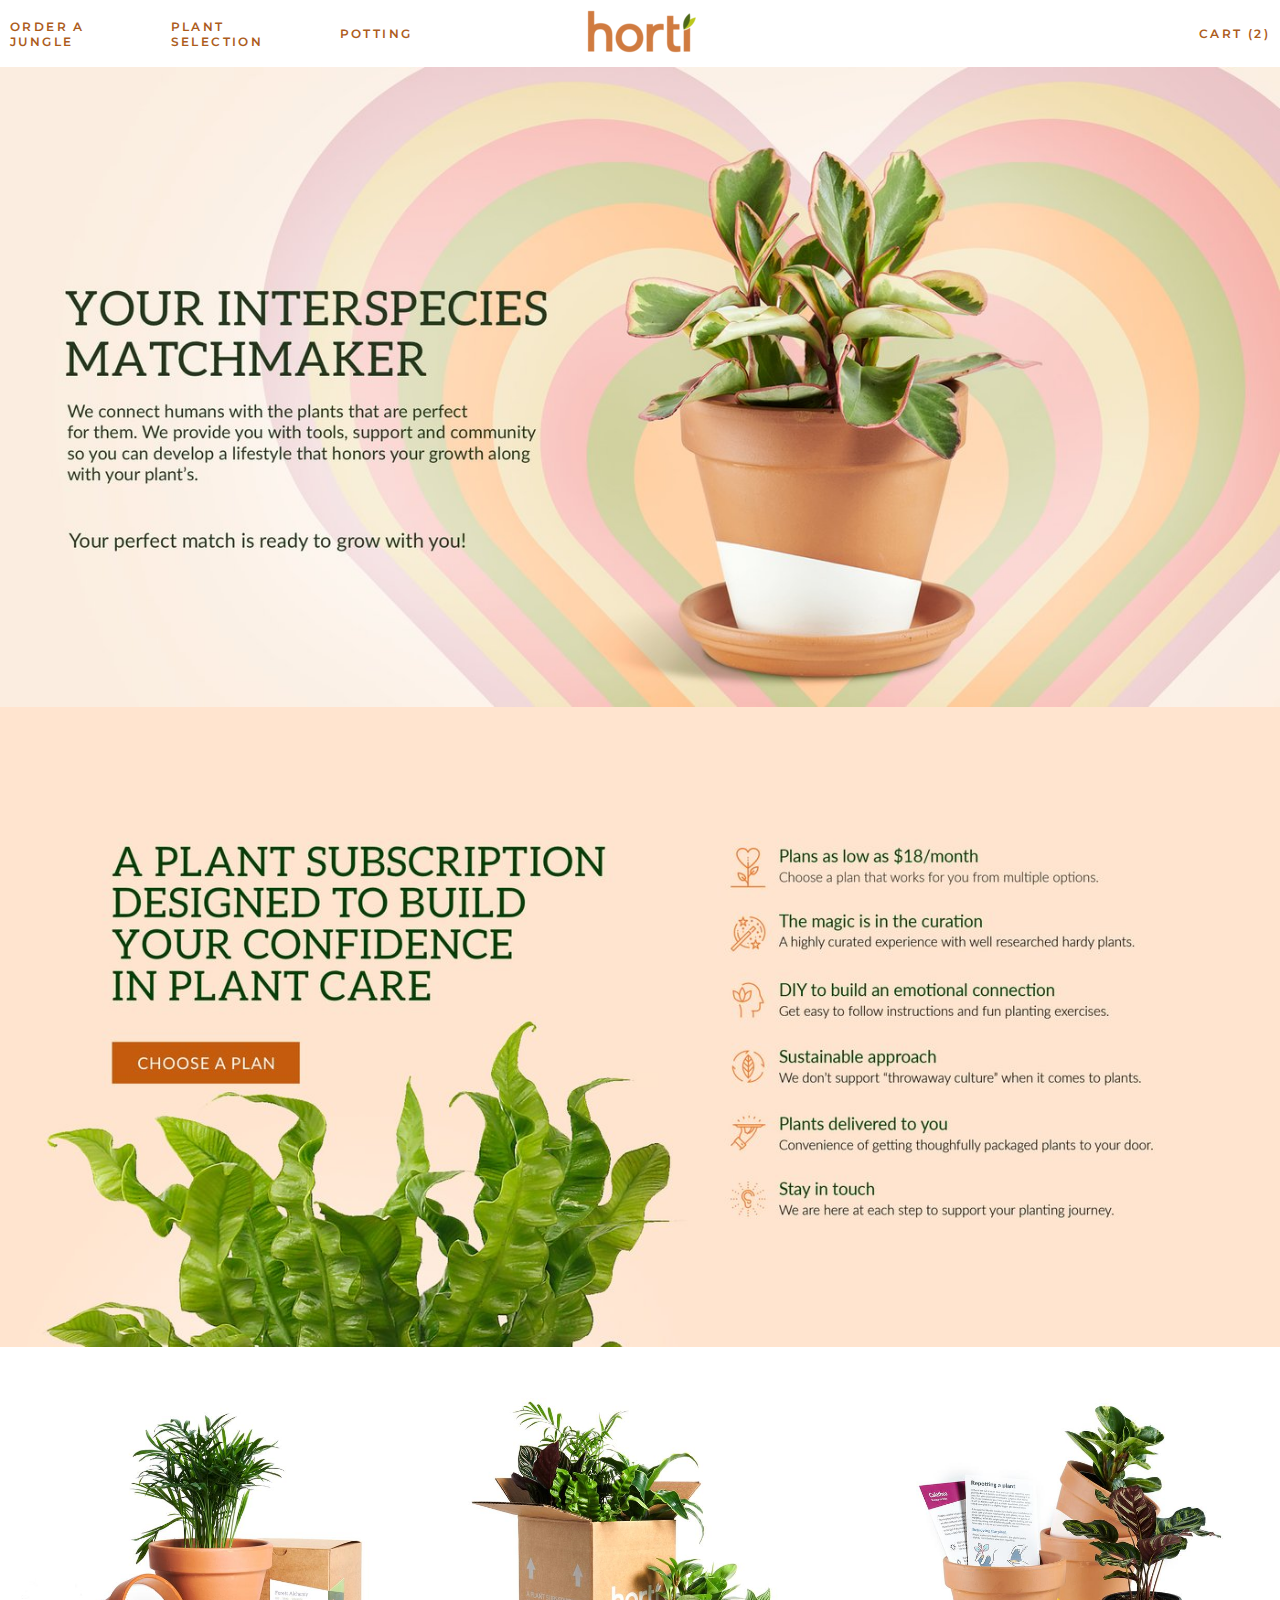
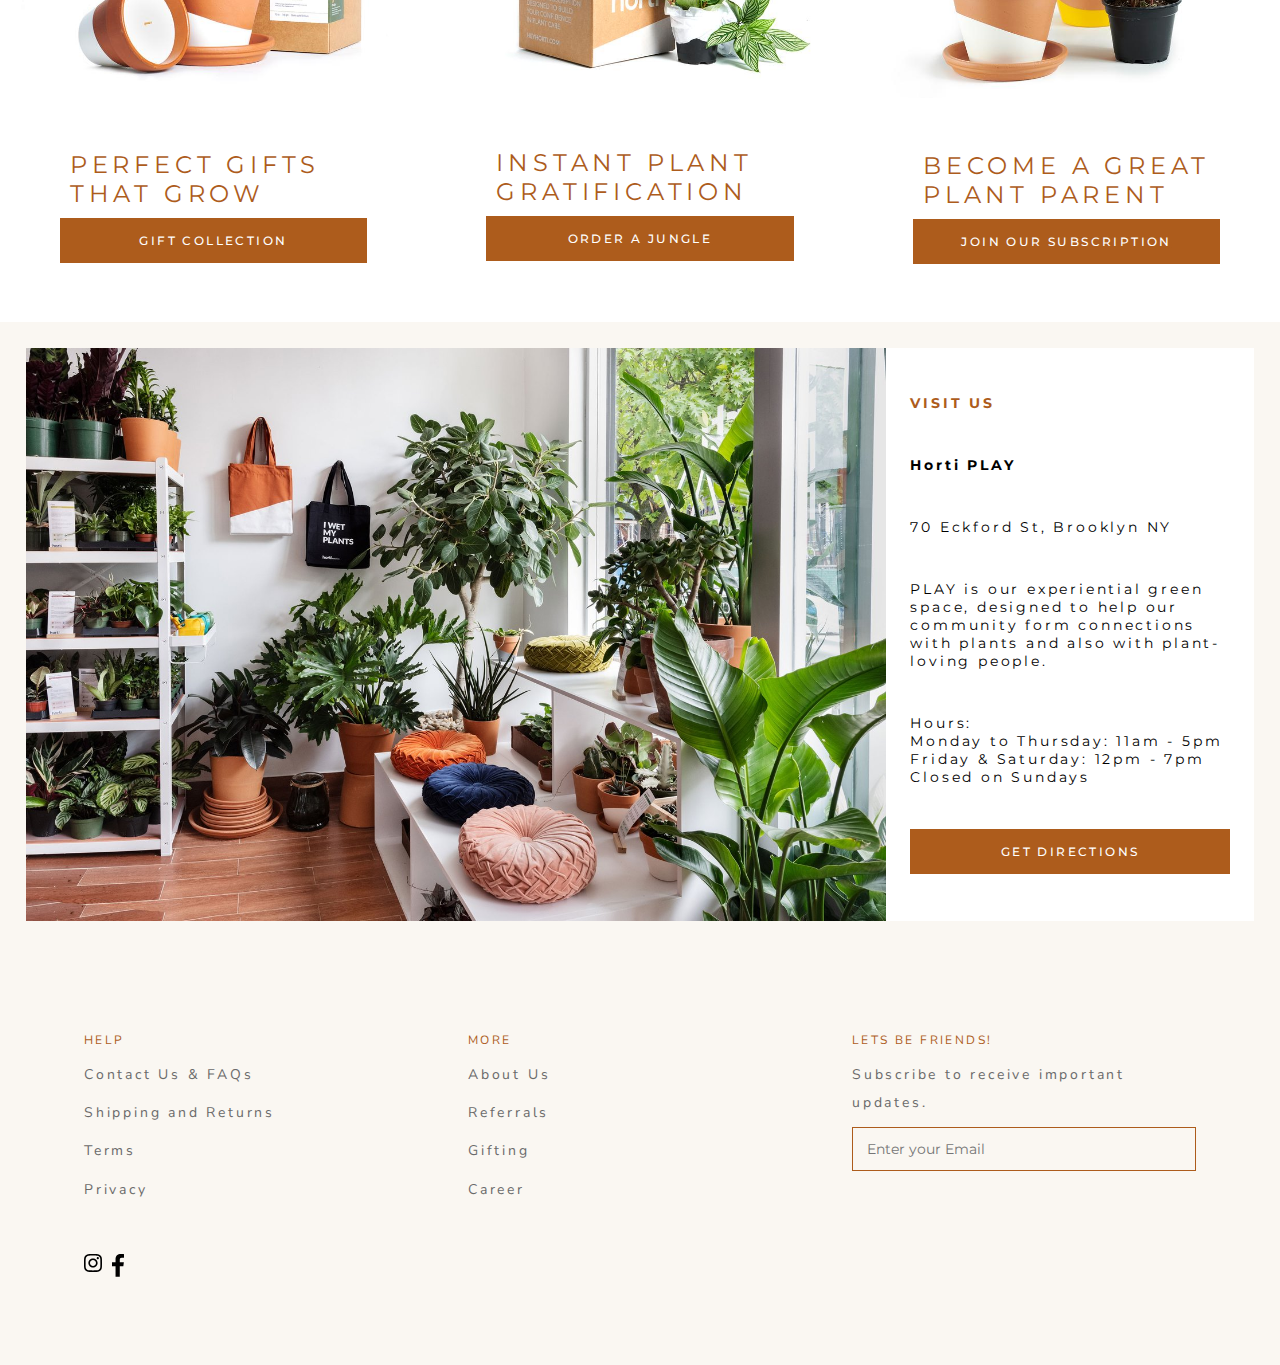
<file: index.html>
<!DOCTYPE html>
<html lang="en">
  <head>
    <meta charset="UTF-8" />
    <link rel="stylesheet" href="styles.css" />
    <link rel="stylesheet" href="navbar.css" />
    <link rel="stylesheet" href="footer.css" />
    <title>Store</title>
  </head>
  <body>
    <div class="navbar">
      <div class="shop">
        <a class="navitem" href="jungle.html">ORDER A JUNGLE</a>
        <a class="navitem" href="plants.html">PLANT SELECTION</a>
        <a class="navitem" href="potting.html">POTTING</a>
      </div>
      <div class="logo">
        <div>
          <a href="index.html"><img src="images/logo.png" /></a>
        </div>
      </div>
      <div class="shop cart_header">
        <a class="navitem" href="cart.html">CART (2)</a>
      </div>
    </div>

    <!--Navbar end-->
    <div class="image_wrapper">
      <div><img class="banner" src="images/bg_image.jpg" /></div>
    </div>
    <div>
      <a class="banner" href="details.html"
        ><img class="banner" src="images/banner_2.jpg"
      /></a>
    </div>
    <div class="category">
      <div class="home-category">
        <img class="image-shop" src="images/horti_1.png" />
        <div class="category-content">
          <div class="category-text">PERFECT GIFTS THAT GROW</div>
          <a href="details.html"
            ><button class="Button">GIFT COLLECTION</button></a
          >
        </div>
      </div>
      <div class="home-category">
        <img class="image-shop" src="images/horti_2.png" />
        <div class="category-content">
          <div class="category-text">INSTANT PLANT GRATIFICATION</div>
          <a href="details.html"
            ><button class="Button">ORDER A JUNGLE</button></a
          >
        </div>
      </div>
      <div class="home-category">
        <img class="image-shop" src="images/horti_3.png" />
        <div class="category-content">
          <div class="category-text">BECOME A GREAT PLANT PARENT</div>
          <a href="details.html"
            ><button class="Button">JOIN OUR SUBSCRIPTION</button></a
          >
        </div>
      </div>
    </div>
    <!--Visit-->
    <div class="visit">
      <div class="visit-wrapper">
        <img class="visitimage" src="images/visit.jpg" />
      </div>

      <div class="visit-content">
        <h4 class="visit-heading" style="color: #ad5c1c">VISIT US</h4>
        <h5>Horti PLAY</h5>
        <div class="visit-address">70 Eckford St, Brooklyn NY</div>
        <div class="visit-text">
          PLAY is our experiential green space, designed to help our community
          form connections with plants and also with plant-loving people.
        </div>
        <div class="visit-timing">
          Hours: <br />Monday to Thursday: 11am - 5pm <br />Friday & Saturday:
          12pm - 7pm <br />Closed on Sundays
        </div>
        <button class="Button">GET DIRECTIONS</button>
      </div>
    </div>

    <!--Footer start-->
    <div class="footer-wrap">
      <div class="links">
        <div class="items">
          <div class="footer-heading">HELP</div>
          <div class="footer-name">Contact Us & FAQs</div>
          <div class="footer-name">Shipping and Returns</div>
          <div class="footer-name">Terms</div>
          <div class="footer-name">Privacy</div>
        </div>
        <div class="items">
          <div class="footer-heading">MORE</div>
          <div class="footer-name">About Us</div>
          <div class="footer-name">Referrals</div>
          <div class="footer-name">Gifting</div>
          <div class="footer-name">Career</div>
        </div>
        <div class="items">
          <div class="footer-heading">LETS BE FRIENDS!</div>
          <div class="footer-name">Subscribe to receive important updates.</div>
          <input
            type="email"
            placeholder="Enter your Email"
            class="Form__Input"
          />
        </div>
      </div>
      <div class="social">
        <div class="icons">
          <div class="icon">
            <svg
              class="svg-icon icon-insta"
              role="presentation"
              viewBox="0 0 32 32"
            >
              <path
                d="M15.994 2.886c4.273 0 4.775.019 6.464.095 1.562.07 2.406.33 2.971.552.749.292 1.283.635 1.841 1.194s.908 1.092 1.194 1.841c.216.565.483 1.41.552 2.971.076 1.689.095 2.19.095 6.464s-.019 4.775-.095 6.464c-.07 1.562-.33 2.406-.552 2.971-.292.749-.635 1.283-1.194 1.841s-1.092.908-1.841 1.194c-.565.216-1.41.483-2.971.552-1.689.076-2.19.095-6.464.095s-4.775-.019-6.464-.095c-1.562-.07-2.406-.33-2.971-.552-.749-.292-1.283-.635-1.841-1.194s-.908-1.092-1.194-1.841c-.216-.565-.483-1.41-.552-2.971-.076-1.689-.095-2.19-.095-6.464s.019-4.775.095-6.464c.07-1.562.33-2.406.552-2.971.292-.749.635-1.283 1.194-1.841s1.092-.908 1.841-1.194c.565-.216 1.41-.483 2.971-.552 1.689-.083 2.19-.095 6.464-.095zm0-2.883c-4.343 0-4.889.019-6.597.095-1.702.076-2.864.349-3.879.743-1.054.406-1.943.959-2.832 1.848S1.251 4.473.838 5.521C.444 6.537.171 7.699.095 9.407.019 11.109 0 11.655 0 15.997s.019 4.889.095 6.597c.076 1.702.349 2.864.743 3.886.406 1.054.959 1.943 1.848 2.832s1.784 1.435 2.832 1.848c1.016.394 2.178.667 3.886.743s2.248.095 6.597.095 4.889-.019 6.597-.095c1.702-.076 2.864-.349 3.886-.743 1.054-.406 1.943-.959 2.832-1.848s1.435-1.784 1.848-2.832c.394-1.016.667-2.178.743-3.886s.095-2.248.095-6.597-.019-4.889-.095-6.597c-.076-1.702-.349-2.864-.743-3.886-.406-1.054-.959-1.943-1.848-2.832S27.532 1.247 26.484.834C25.468.44 24.306.167 22.598.091c-1.714-.07-2.26-.089-6.603-.089zm0 7.778c-4.533 0-8.216 3.676-8.216 8.216s3.683 8.216 8.216 8.216 8.216-3.683 8.216-8.216-3.683-8.216-8.216-8.216zm0 13.549c-2.946 0-5.333-2.387-5.333-5.333s2.387-5.333 5.333-5.333 5.333 2.387 5.333 5.333-2.387 5.333-5.333 5.333zM26.451 7.457c0 1.059-.858 1.917-1.917 1.917s-1.917-.858-1.917-1.917c0-1.059.858-1.917 1.917-1.917s1.917.858 1.917 1.917z"
              ></path>
            </svg>
          </div>
          <div class="icon-facebook">
            <svg class="svg-icon Icon--facebook" viewBox="0 0 9 17">
              <path
                d="M5.842 17V9.246h2.653l.398-3.023h-3.05v-1.93c0-.874.246-1.47 1.526-1.47H9V.118C8.718.082 7.75 0 6.623 0 4.27 0 2.66 1.408 2.66 3.994v2.23H0v3.022h2.66V17h3.182z"
              ></path>
            </svg>
          </div>
        </div>
      </div>
    </div>
  </body>
</html>
</file>
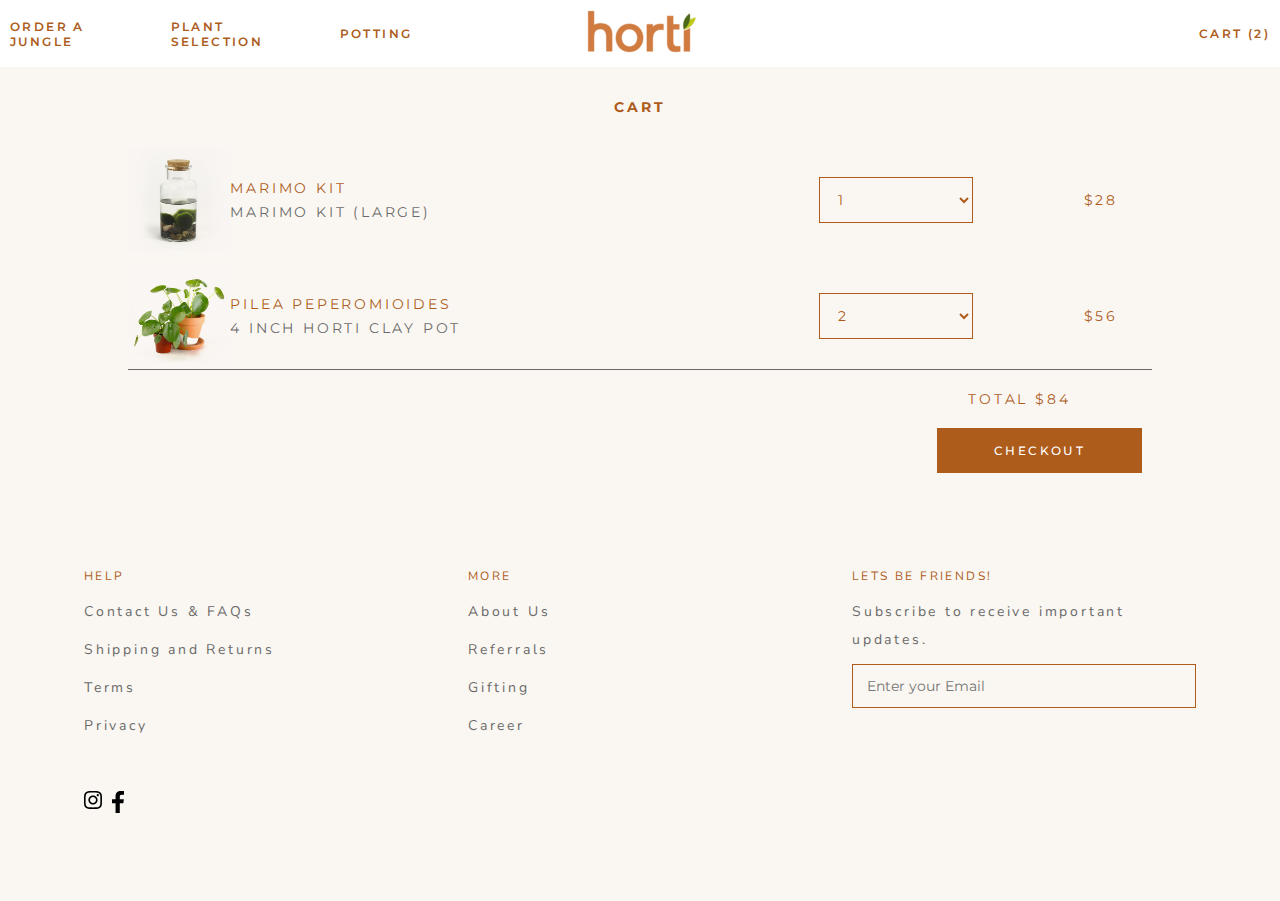
<file: cart.html>
<!DOCTYPE html>
<html lang="en">
  <head>
    <meta charset="UTF-8" />
    <link rel="stylesheet" href="styles.css" />
    <link rel="stylesheet" href="navbar.css" />
    <link rel="stylesheet" href="footer.css" />
    <link rel="stylesheet" href="cart.css" />
    <title>Document</title>
  </head>
  <body>
    <div class="navbar">
      <div class="shop">
        <a class="navitem" href="jungle.html">ORDER A JUNGLE</a>
        <a class="navitem" href="plants.html">PLANT SELECTION</a>
        <a class="navitem" href="potting.html">POTTING</a>
      </div>
      <div class="logo">
        <div>
          <a href="index.html"><img src="images/logo.png" /></a>
        </div>
      </div>
      <div class="shop cart_header">
        <a class="navitem" href="cart.html">CART (2)</a>
      </div>
    </div>
    <div class="cart">
      <h2 class="cart-heading">CART</h2>
      <!-- <hr class="line" /> -->
      <div class="cart-item">
        <div class="item-image">
          <img class="display-image" src="images/plants/marimo1_400x.jpg" />
        </div>
        <div class="item-desc">
          <div class="item-name">MARIMO KIT</div>
          <div class="item-text">MARIMO KIT (LARGE)</div>
        </div>
        <div class="quant-list-cart">
          <select class="Form__Input quantity-select">
            <option>1</option>
            <option>2</option>
            <option>3</option>
            <option>4</option>
            <option>5</option>
            <option>6</option>
            <option>7</option>
            <option>8</option>
            <option>9</option>
            <option>10</option>
          </select>
        </div>
        <div class="item-price">$28</div>
      </div>
      <div class="cart-item-last cart-item">
        <div class="item-image">
          <img class="display-image" src="images/plants/pilea_400x.jpg" />
        </div>
        <div class="item-desc">
          <div class="item-name">PILEA PEPEROMIOIDES</div>
          <div class="item-text">4 INCH HORTI CLAY POT</div>
        </div>
        <div class="quant-list-cart">
          <select class="Form__Input quantity-select">
            <option>1</option>
            <option selected>2</option>
            <option>3</option>
            <option>4</option>
            <option>5</option>
            <option>6</option>
            <option>7</option>
            <option>8</option>
            <option>9</option>
            <option>10</option>
          </select>
        </div>
        <div class="item-price">$56</div>
      </div>
      <!-- <hr class="line" /> -->
      <div class="checkout-details">
        <div class="total">TOTAL $84</div>
        <a href="checkout.html"><button class="Button" style="text-align: center">CHECKOUT</button></a>
      </div>
    </div>
    <div class="footer-wrap">
      <div class="links">
        <div class="items">
          <div class="footer-heading">HELP</div>
          <div class="footer-name">Contact Us & FAQs</div>
          <div class="footer-name">Shipping and Returns</div>
          <div class="footer-name">Terms</div>
          <div class="footer-name">Privacy</div>
        </div>
        <div class="items">
          <div class="footer-heading">MORE</div>
          <div class="footer-name">About Us</div>
          <div class="footer-name">Referrals</div>
          <div class="footer-name">Gifting</div>
          <div class="footer-name">Career</div>
        </div>
        <div class="items">
          <div class="footer-heading">LETS BE FRIENDS!</div>
          <div class="footer-name">Subscribe to receive important updates.</div>
          <input
            type="email"
            placeholder="Enter your Email"
            class="Form__Input"
          />
        </div>
      </div>
      <div class="social">
        <div class="icons">
          <div class="icon">
            <svg
              class="svg-icon icon-insta"
              role="presentation"
              viewBox="0 0 32 32"
            >
              <path
                d="M15.994 2.886c4.273 0 4.775.019 6.464.095 1.562.07 2.406.33 2.971.552.749.292 1.283.635 1.841 1.194s.908 1.092 1.194 1.841c.216.565.483 1.41.552 2.971.076 1.689.095 2.19.095 6.464s-.019 4.775-.095 6.464c-.07 1.562-.33 2.406-.552 2.971-.292.749-.635 1.283-1.194 1.841s-1.092.908-1.841 1.194c-.565.216-1.41.483-2.971.552-1.689.076-2.19.095-6.464.095s-4.775-.019-6.464-.095c-1.562-.07-2.406-.33-2.971-.552-.749-.292-1.283-.635-1.841-1.194s-.908-1.092-1.194-1.841c-.216-.565-.483-1.41-.552-2.971-.076-1.689-.095-2.19-.095-6.464s.019-4.775.095-6.464c.07-1.562.33-2.406.552-2.971.292-.749.635-1.283 1.194-1.841s1.092-.908 1.841-1.194c.565-.216 1.41-.483 2.971-.552 1.689-.083 2.19-.095 6.464-.095zm0-2.883c-4.343 0-4.889.019-6.597.095-1.702.076-2.864.349-3.879.743-1.054.406-1.943.959-2.832 1.848S1.251 4.473.838 5.521C.444 6.537.171 7.699.095 9.407.019 11.109 0 11.655 0 15.997s.019 4.889.095 6.597c.076 1.702.349 2.864.743 3.886.406 1.054.959 1.943 1.848 2.832s1.784 1.435 2.832 1.848c1.016.394 2.178.667 3.886.743s2.248.095 6.597.095 4.889-.019 6.597-.095c1.702-.076 2.864-.349 3.886-.743 1.054-.406 1.943-.959 2.832-1.848s1.435-1.784 1.848-2.832c.394-1.016.667-2.178.743-3.886s.095-2.248.095-6.597-.019-4.889-.095-6.597c-.076-1.702-.349-2.864-.743-3.886-.406-1.054-.959-1.943-1.848-2.832S27.532 1.247 26.484.834C25.468.44 24.306.167 22.598.091c-1.714-.07-2.26-.089-6.603-.089zm0 7.778c-4.533 0-8.216 3.676-8.216 8.216s3.683 8.216 8.216 8.216 8.216-3.683 8.216-8.216-3.683-8.216-8.216-8.216zm0 13.549c-2.946 0-5.333-2.387-5.333-5.333s2.387-5.333 5.333-5.333 5.333 2.387 5.333 5.333-2.387 5.333-5.333 5.333zM26.451 7.457c0 1.059-.858 1.917-1.917 1.917s-1.917-.858-1.917-1.917c0-1.059.858-1.917 1.917-1.917s1.917.858 1.917 1.917z"
              ></path>
            </svg>
          </div>
          <div class="icon-facebook">
            <svg class="svg-icon Icon--facebook" viewBox="0 0 9 17">
              <path
                d="M5.842 17V9.246h2.653l.398-3.023h-3.05v-1.93c0-.874.246-1.47 1.526-1.47H9V.118C8.718.082 7.75 0 6.623 0 4.27 0 2.66 1.408 2.66 3.994v2.23H0v3.022h2.66V17h3.182z"
              ></path>
            </svg>
          </div>
        </div>
      </div>
    </div>
  </body>
</html>
</file>
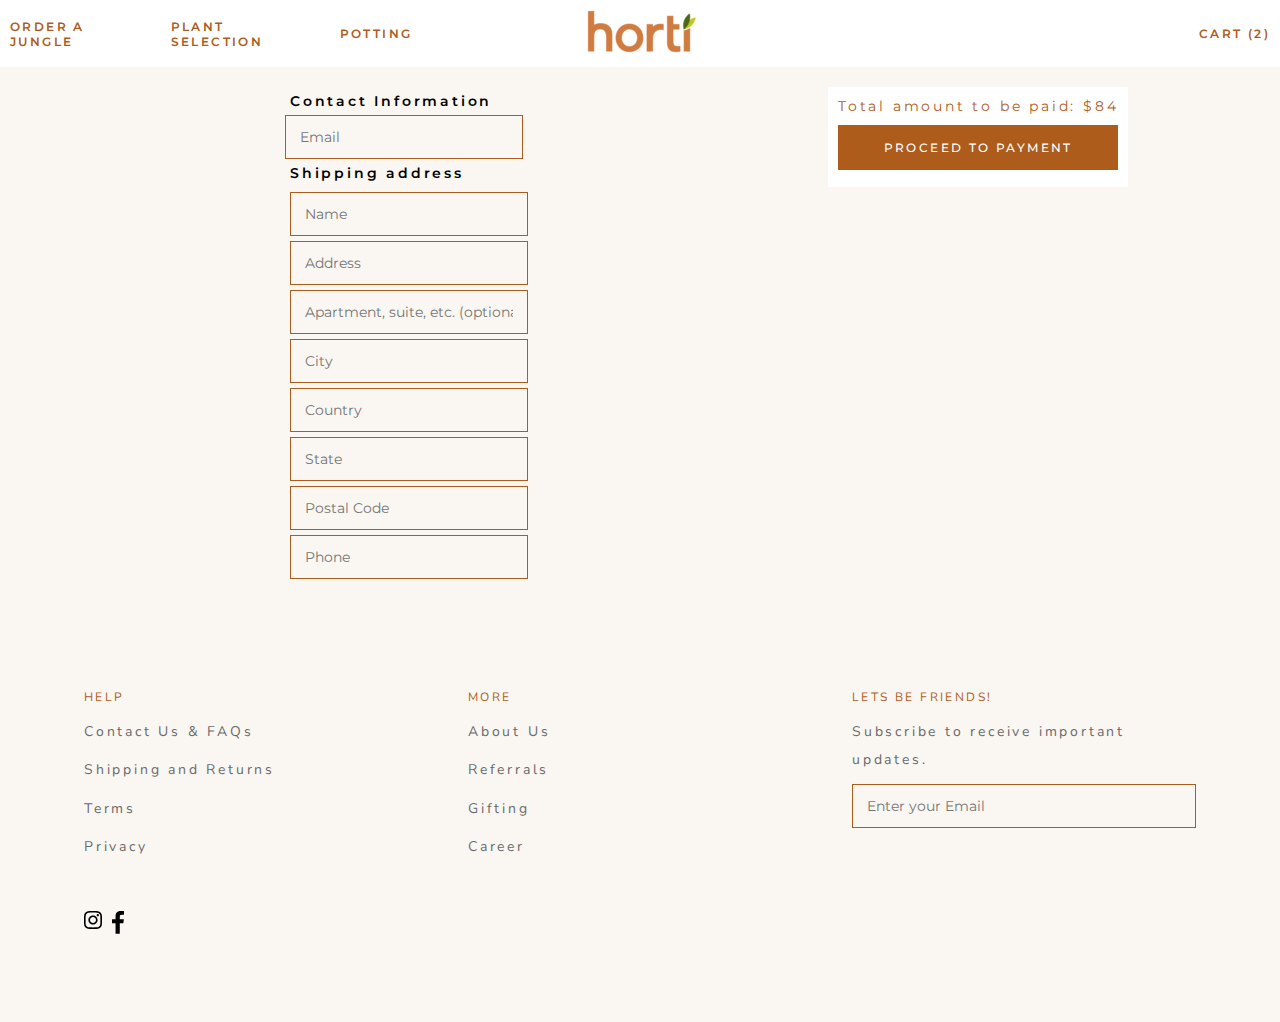
<file: checkout.html>
<!DOCTYPE html>
<html lang="en">
  <head>
    <meta charset="UTF-8" />
    <link rel="stylesheet" href="styles.css" />
    <link rel="stylesheet" href="navbar.css" />
    <link rel="stylesheet" href="footer.css" />
    <link rel="stylesheet" href="cart.css" />
    <link rel="stylesheet" href="checkout.css" />
    <title>Document</title>
  </head>
  <body>
    <div class="navbar">
      <div class="shop">
        <a class="navitem" href="jungle.html">ORDER A JUNGLE</a>
        <a class="navitem" href="plants.html">PLANT SELECTION</a>
        <a class="navitem" href="potting.html">POTTING</a>
      </div>
      <div class="logo">
        <div>
          <a href="index.html"><img src="images/logo.png" /></a>
        </div>
      </div>
      <div class="shop cart_header">
        <a class="navitem" href="cart.html">CART (2)</a>
      </div>
    </div>
    <div class="checkout-page">
      <div class="checkout-form">
        <div class="info">
          <div class="header contactinfo-header">Contact Information</div>
          <div class="email-input">
            <input type="email" placeholder="Email" class="Form__Input" />
          </div>
          <div class="header shippinginfo-header">Shipping address</div>
          <div class="shippinginfo-form">
            <form>
              <input
                type="text"
                class="checkout-input Form__Input"
                name="first_name"
                placeholder="Name"
              />
              <input
                type="text"
                class="checkout-input Form__Input"
                name="address"
                placeholder="Address"
              />
              <input
                type="text"
                class="checkout-input Form__Input"
                name="apartment"
                placeholder="Apartment, suite, etc. (optional)"
              />
              <input
                type="text"
                class="checkout-input Form__Input"
                name="city"
                placeholder="City"
              />
              <input
                type="text"
                class="checkout-input Form__Input"
                name="country"
                placeholder="Country"
              />
              <input
                type="text"
                class="checkout-input Form__Input"
                name="state"
                placeholder="State"
              />
              <input
                type="text"
                class="checkout-input Form__Input"
                name="pincode"
                placeholder="Postal Code"
              />
              <input
                type="text"
                class="checkout-input Form__Input"
                name="phone"
                placeholder="Phone"
              />
            </form>
          </div>
        </div>
      </div>
      <div class="checkout-data">
        <div class="checkout-total">Total amount to be paid: $84</div>
        <div class="checkout-button">
          <button class="Button">PROCEED TO PAYMENT</button>
        </div>
      </div>
    </div>
    <div class="footer-wrap">
      <div class="links">
        <div class="items">
          <div class="footer-heading">HELP</div>
          <div class="footer-name">Contact Us & FAQs</div>
          <div class="footer-name">Shipping and Returns</div>
          <div class="footer-name">Terms</div>
          <div class="footer-name">Privacy</div>
        </div>
        <div class="items">
          <div class="footer-heading">MORE</div>
          <div class="footer-name">About Us</div>
          <div class="footer-name">Referrals</div>
          <div class="footer-name">Gifting</div>
          <div class="footer-name">Career</div>
        </div>
        <div class="items">
          <div class="footer-heading">LETS BE FRIENDS!</div>
          <div class="footer-name">Subscribe to receive important updates.</div>
          <input
            type="email"
            placeholder="Enter your Email"
            class="Form__Input"
          />
        </div>
      </div>
      <div class="social">
        <div class="icons">
          <div class="icon">
            <svg
              class="svg-icon icon-insta"
              role="presentation"
              viewBox="0 0 32 32"
            >
              <path
                d="M15.994 2.886c4.273 0 4.775.019 6.464.095 1.562.07 2.406.33 2.971.552.749.292 1.283.635 1.841 1.194s.908 1.092 1.194 1.841c.216.565.483 1.41.552 2.971.076 1.689.095 2.19.095 6.464s-.019 4.775-.095 6.464c-.07 1.562-.33 2.406-.552 2.971-.292.749-.635 1.283-1.194 1.841s-1.092.908-1.841 1.194c-.565.216-1.41.483-2.971.552-1.689.076-2.19.095-6.464.095s-4.775-.019-6.464-.095c-1.562-.07-2.406-.33-2.971-.552-.749-.292-1.283-.635-1.841-1.194s-.908-1.092-1.194-1.841c-.216-.565-.483-1.41-.552-2.971-.076-1.689-.095-2.19-.095-6.464s.019-4.775.095-6.464c.07-1.562.33-2.406.552-2.971.292-.749.635-1.283 1.194-1.841s1.092-.908 1.841-1.194c.565-.216 1.41-.483 2.971-.552 1.689-.083 2.19-.095 6.464-.095zm0-2.883c-4.343 0-4.889.019-6.597.095-1.702.076-2.864.349-3.879.743-1.054.406-1.943.959-2.832 1.848S1.251 4.473.838 5.521C.444 6.537.171 7.699.095 9.407.019 11.109 0 11.655 0 15.997s.019 4.889.095 6.597c.076 1.702.349 2.864.743 3.886.406 1.054.959 1.943 1.848 2.832s1.784 1.435 2.832 1.848c1.016.394 2.178.667 3.886.743s2.248.095 6.597.095 4.889-.019 6.597-.095c1.702-.076 2.864-.349 3.886-.743 1.054-.406 1.943-.959 2.832-1.848s1.435-1.784 1.848-2.832c.394-1.016.667-2.178.743-3.886s.095-2.248.095-6.597-.019-4.889-.095-6.597c-.076-1.702-.349-2.864-.743-3.886-.406-1.054-.959-1.943-1.848-2.832S27.532 1.247 26.484.834C25.468.44 24.306.167 22.598.091c-1.714-.07-2.26-.089-6.603-.089zm0 7.778c-4.533 0-8.216 3.676-8.216 8.216s3.683 8.216 8.216 8.216 8.216-3.683 8.216-8.216-3.683-8.216-8.216-8.216zm0 13.549c-2.946 0-5.333-2.387-5.333-5.333s2.387-5.333 5.333-5.333 5.333 2.387 5.333 5.333-2.387 5.333-5.333 5.333zM26.451 7.457c0 1.059-.858 1.917-1.917 1.917s-1.917-.858-1.917-1.917c0-1.059.858-1.917 1.917-1.917s1.917.858 1.917 1.917z"
              ></path>
            </svg>
          </div>
          <div class="icon-facebook">
            <svg class="svg-icon Icon--facebook" viewBox="0 0 9 17">
              <path
                d="M5.842 17V9.246h2.653l.398-3.023h-3.05v-1.93c0-.874.246-1.47 1.526-1.47H9V.118C8.718.082 7.75 0 6.623 0 4.27 0 2.66 1.408 2.66 3.994v2.23H0v3.022h2.66V17h3.182z"
              ></path>
            </svg>
          </div>
        </div>
      </div>
    </div>
  </body>
</html>
</file>
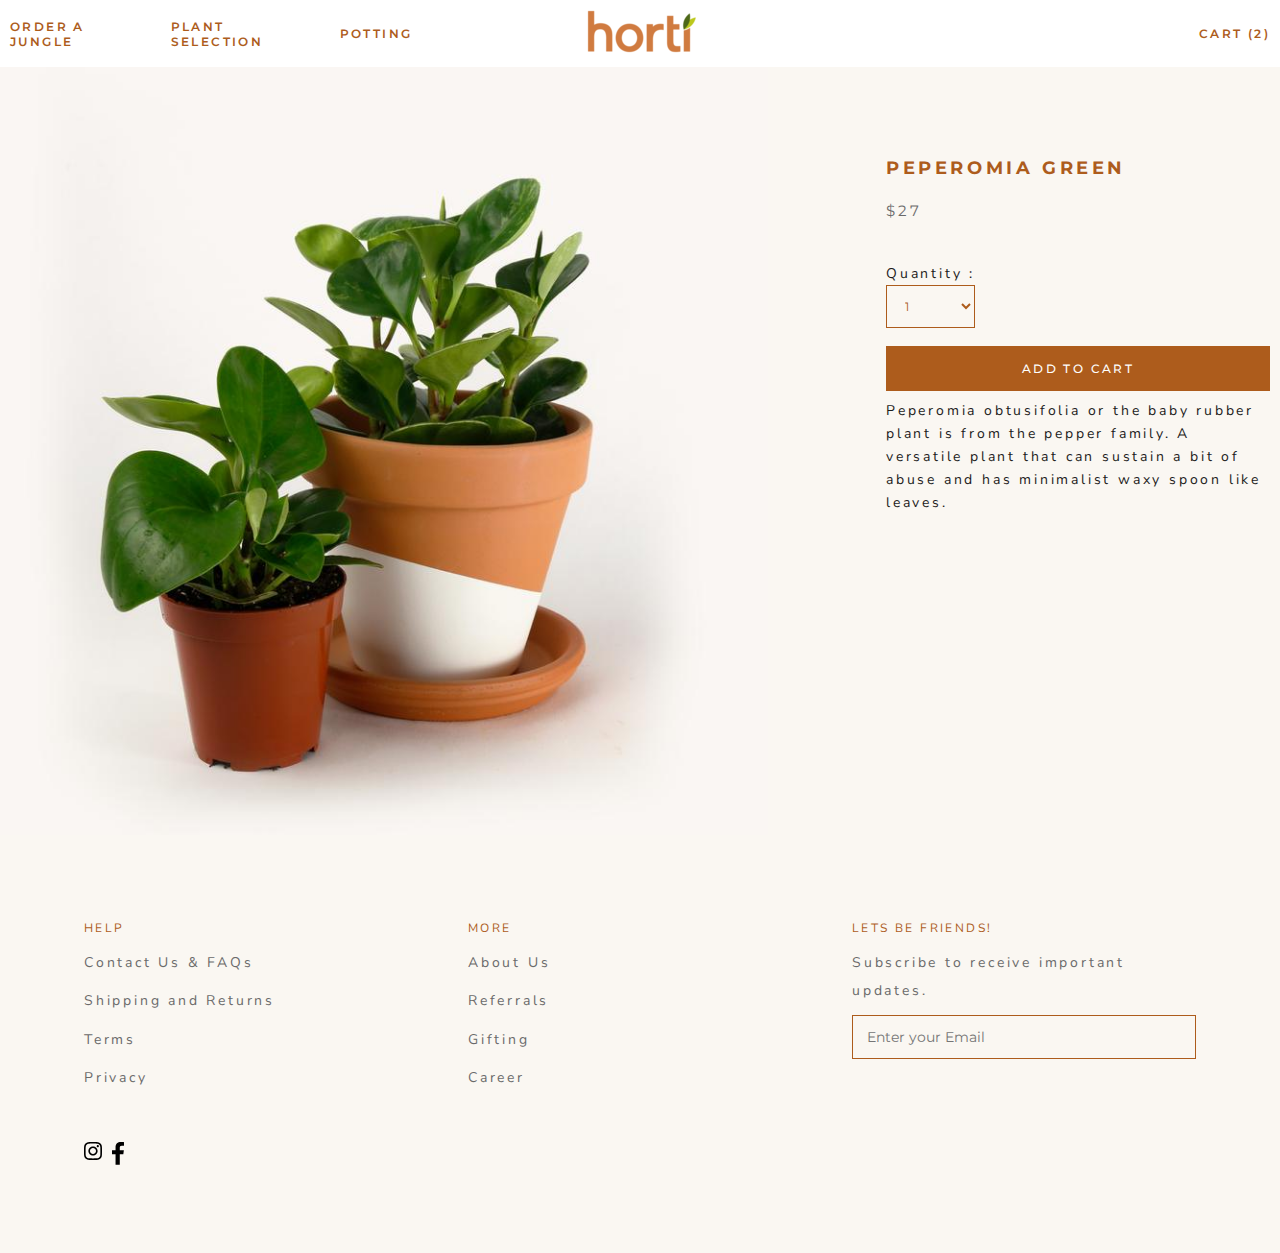
<file: details.html>
<!DOCTYPE html>
<html lang="en">
  <head>
    <meta charset="UTF-8" />
    <link rel="stylesheet" href="styles.css" />
    <link rel="stylesheet" href="navbar.css" />
    <link rel="stylesheet" href="details.css" />
    <link rel="stylesheet" href="footer.css" />
    <title>Store</title>
  </head>
  <body>
    <div class="navbar">
      <div class="shop">
        <a class="navitem" href="jungle.html">ORDER A JUNGLE</a>
        <a class="navitem" href="plants.html">PLANT SELECTION</a>
        <a class="navitem" href="potting.html">POTTING</a>
      </div>
      <div class="logo">
        <div>
          <a href="index.html"><img src="images/logo.png" /></a>
        </div>
      </div>
      <div class="shop cart_header">
        <a class="navitem" href="cart.html">CART (2)</a>
      </div>
    </div>
    <div class="single-product">
      <div class="image-wrap">
        <img class="details-image" src="images/details.jpg" />
      </div>
      <div class="single-content">
        <h3 class="details-heading">PEPEROMIA GREEN</h3>
        <div class="details-price">$27</div>
        <div class="quantity">
          <div class="word">Quantity :</div>
          <select class="quant-list Form__Input">
            <option>1</option>
            <option>2</option>
          </select>
        </div>
        <button class="Button">ADD TO CART</button>
        <p class="description word">
          Peperomia obtusifolia or the baby rubber plant is from the pepper
          family. A versatile plant that can sustain a bit of abuse and has
          minimalist waxy spoon like leaves.
        </p>
      </div>
    </div>
    <!--Footer start-->
    <div class="footer-wrap">
      <div class="links">
        <div class="items">
          <div class="footer-heading">HELP</div>
          <div class="footer-name">Contact Us & FAQs</div>
          <div class="footer-name">Shipping and Returns</div>
          <div class="footer-name">Terms</div>
          <div class="footer-name">Privacy</div>
        </div>
        <div class="items">
          <div class="footer-heading">MORE</div>
          <div class="footer-name">About Us</div>
          <div class="footer-name">Referrals</div>
          <div class="footer-name">Gifting</div>
          <div class="footer-name">Career</div>
        </div>
        <div class="items">
          <div class="footer-heading">LETS BE FRIENDS!</div>
          <div class="footer-name">Subscribe to receive important updates.</div>
          <input
            type="email"
            placeholder="Enter your Email"
            class="Form__Input"
          />
        </div>
      </div>
      <div class="social">
        <div class="icons">
          <div class="icon">
            <svg
              class="svg-icon icon-insta"
              role="presentation"
              viewBox="0 0 32 32"
            >
              <path
                d="M15.994 2.886c4.273 0 4.775.019 6.464.095 1.562.07 2.406.33 2.971.552.749.292 1.283.635 1.841 1.194s.908 1.092 1.194 1.841c.216.565.483 1.41.552 2.971.076 1.689.095 2.19.095 6.464s-.019 4.775-.095 6.464c-.07 1.562-.33 2.406-.552 2.971-.292.749-.635 1.283-1.194 1.841s-1.092.908-1.841 1.194c-.565.216-1.41.483-2.971.552-1.689.076-2.19.095-6.464.095s-4.775-.019-6.464-.095c-1.562-.07-2.406-.33-2.971-.552-.749-.292-1.283-.635-1.841-1.194s-.908-1.092-1.194-1.841c-.216-.565-.483-1.41-.552-2.971-.076-1.689-.095-2.19-.095-6.464s.019-4.775.095-6.464c.07-1.562.33-2.406.552-2.971.292-.749.635-1.283 1.194-1.841s1.092-.908 1.841-1.194c.565-.216 1.41-.483 2.971-.552 1.689-.083 2.19-.095 6.464-.095zm0-2.883c-4.343 0-4.889.019-6.597.095-1.702.076-2.864.349-3.879.743-1.054.406-1.943.959-2.832 1.848S1.251 4.473.838 5.521C.444 6.537.171 7.699.095 9.407.019 11.109 0 11.655 0 15.997s.019 4.889.095 6.597c.076 1.702.349 2.864.743 3.886.406 1.054.959 1.943 1.848 2.832s1.784 1.435 2.832 1.848c1.016.394 2.178.667 3.886.743s2.248.095 6.597.095 4.889-.019 6.597-.095c1.702-.076 2.864-.349 3.886-.743 1.054-.406 1.943-.959 2.832-1.848s1.435-1.784 1.848-2.832c.394-1.016.667-2.178.743-3.886s.095-2.248.095-6.597-.019-4.889-.095-6.597c-.076-1.702-.349-2.864-.743-3.886-.406-1.054-.959-1.943-1.848-2.832S27.532 1.247 26.484.834C25.468.44 24.306.167 22.598.091c-1.714-.07-2.26-.089-6.603-.089zm0 7.778c-4.533 0-8.216 3.676-8.216 8.216s3.683 8.216 8.216 8.216 8.216-3.683 8.216-8.216-3.683-8.216-8.216-8.216zm0 13.549c-2.946 0-5.333-2.387-5.333-5.333s2.387-5.333 5.333-5.333 5.333 2.387 5.333 5.333-2.387 5.333-5.333 5.333zM26.451 7.457c0 1.059-.858 1.917-1.917 1.917s-1.917-.858-1.917-1.917c0-1.059.858-1.917 1.917-1.917s1.917.858 1.917 1.917z"
              ></path>
            </svg>
          </div>
          <div class="icon-facebook">
            <svg class="svg-icon Icon--facebook" viewBox="0 0 9 17">
              <path
                d="M5.842 17V9.246h2.653l.398-3.023h-3.05v-1.93c0-.874.246-1.47 1.526-1.47H9V.118C8.718.082 7.75 0 6.623 0 4.27 0 2.66 1.408 2.66 3.994v2.23H0v3.022h2.66V17h3.182z"
              ></path>
            </svg>
          </div>
        </div>
      </div>
    </div>
  </body>
</html>
</file>
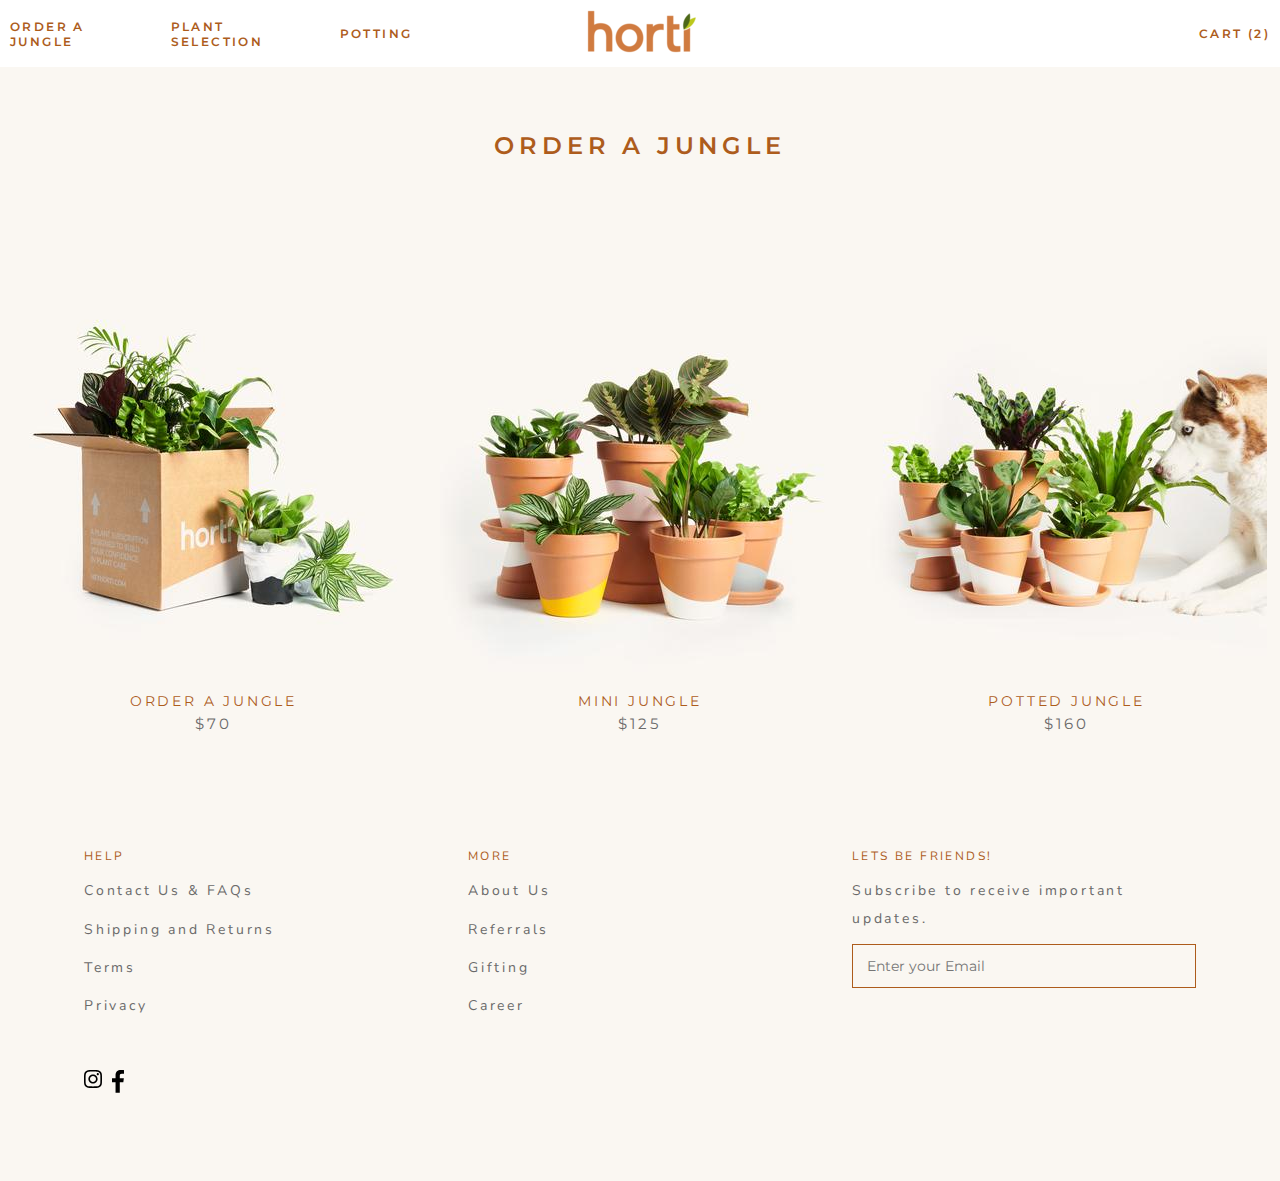
<file: jungle.html>
<!DOCTYPE html>
<html lang="en">
  <head>
    <meta charset="UTF-8" />
    <link rel="stylesheet" href="styles.css" />
    <link rel="stylesheet" href="navbar.css" />
    <link rel="stylesheet" href="product.css" />
    <link rel="stylesheet" href="footer.css" />
    <title>JUNGLE</title>
  </head>
  <body>
    <div class="navbar">
      <div class="shop">
        <a class="navitem" href="jungle.html">ORDER A JUNGLE</a>
        <a class="navitem" href="plants.html">PLANT SELECTION</a>
        <a class="navitem" href="potting.html">POTTING</a>
      </div>
      <div class="logo">
        <div>
          <a href="index.html"><img src="images/logo.png" /></a>
        </div>
      </div>
      <div class="shop cart_header">
        <a class="navitem" href="cart.html">CART (2)</a>
      </div>
    </div>
    <div class="page-wrap">
      <div class="jungle">
        <div class="product-heading">ORDER A JUNGLE</div>
        <div class="products">
          <div class="product">
            <a class="product-images" href="details.html"
              ><img class="product-images" src="images/jungle.jpg"
            /></a>
            <div class="productname">ORDER A JUNGLE</div>
            <div class="price">$70</div>
          </div>
          <div class="product">
            <a href="details.html" class="product-images"
              ><img class="product-images" src="images/minijungle.jpg"
            /></a>
            <div class="productname">MINI JUNGLE</div>
            <div class="price">$125</div>
          </div>
          <div class="product">
            <a href="details.html" class="product-images"
              ><img class="product-images" src="images/pottedjungle.jpg"
            /></a>
            <div class="productname">POTTED JUNGLE</div>
            <div class="price">$160</div>
          </div>
        </div>
      </div>
    </div>
    <div class="footer-wrap">
      <div class="links">
        <div class="items">
          <div class="footer-heading">HELP</div>
          <div class="footer-name">Contact Us & FAQs</div>
          <div class="footer-name">Shipping and Returns</div>
          <div class="footer-name">Terms</div>
          <div class="footer-name">Privacy</div>
        </div>
        <div class="items">
          <div class="footer-heading">MORE</div>
          <div class="footer-name">About Us</div>
          <div class="footer-name">Referrals</div>
          <div class="footer-name">Gifting</div>
          <div class="footer-name">Career</div>
        </div>
        <div class="items">
          <div class="footer-heading">LETS BE FRIENDS!</div>
          <div class="footer-name">Subscribe to receive important updates.</div>
          <input type="email" placeholder="Enter your Email" class="Form__Input" />
        </div>
      </div>
      <div class="social">
        <div class="icons">
          <div class="icon">
            <svg
              class="svg-icon icon-insta"
              role="presentation"
              viewBox="0 0 32 32"
            >
              <path
                d="M15.994 2.886c4.273 0 4.775.019 6.464.095 1.562.07 2.406.33 2.971.552.749.292 1.283.635 1.841 1.194s.908 1.092 1.194 1.841c.216.565.483 1.41.552 2.971.076 1.689.095 2.19.095 6.464s-.019 4.775-.095 6.464c-.07 1.562-.33 2.406-.552 2.971-.292.749-.635 1.283-1.194 1.841s-1.092.908-1.841 1.194c-.565.216-1.41.483-2.971.552-1.689.076-2.19.095-6.464.095s-4.775-.019-6.464-.095c-1.562-.07-2.406-.33-2.971-.552-.749-.292-1.283-.635-1.841-1.194s-.908-1.092-1.194-1.841c-.216-.565-.483-1.41-.552-2.971-.076-1.689-.095-2.19-.095-6.464s.019-4.775.095-6.464c.07-1.562.33-2.406.552-2.971.292-.749.635-1.283 1.194-1.841s1.092-.908 1.841-1.194c.565-.216 1.41-.483 2.971-.552 1.689-.083 2.19-.095 6.464-.095zm0-2.883c-4.343 0-4.889.019-6.597.095-1.702.076-2.864.349-3.879.743-1.054.406-1.943.959-2.832 1.848S1.251 4.473.838 5.521C.444 6.537.171 7.699.095 9.407.019 11.109 0 11.655 0 15.997s.019 4.889.095 6.597c.076 1.702.349 2.864.743 3.886.406 1.054.959 1.943 1.848 2.832s1.784 1.435 2.832 1.848c1.016.394 2.178.667 3.886.743s2.248.095 6.597.095 4.889-.019 6.597-.095c1.702-.076 2.864-.349 3.886-.743 1.054-.406 1.943-.959 2.832-1.848s1.435-1.784 1.848-2.832c.394-1.016.667-2.178.743-3.886s.095-2.248.095-6.597-.019-4.889-.095-6.597c-.076-1.702-.349-2.864-.743-3.886-.406-1.054-.959-1.943-1.848-2.832S27.532 1.247 26.484.834C25.468.44 24.306.167 22.598.091c-1.714-.07-2.26-.089-6.603-.089zm0 7.778c-4.533 0-8.216 3.676-8.216 8.216s3.683 8.216 8.216 8.216 8.216-3.683 8.216-8.216-3.683-8.216-8.216-8.216zm0 13.549c-2.946 0-5.333-2.387-5.333-5.333s2.387-5.333 5.333-5.333 5.333 2.387 5.333 5.333-2.387 5.333-5.333 5.333zM26.451 7.457c0 1.059-.858 1.917-1.917 1.917s-1.917-.858-1.917-1.917c0-1.059.858-1.917 1.917-1.917s1.917.858 1.917 1.917z"
              ></path>
            </svg>
          </div>
          <div class="icon-facebook">
            <svg class="svg-icon Icon--facebook" viewBox="0 0 9 17">
              <path
                d="M5.842 17V9.246h2.653l.398-3.023h-3.05v-1.93c0-.874.246-1.47 1.526-1.47H9V.118C8.718.082 7.75 0 6.623 0 4.27 0 2.66 1.408 2.66 3.994v2.23H0v3.022h2.66V17h3.182z"
              ></path>
            </svg>
          </div>
        </div>
      </div>
    </div>
  </body>
</html>
</file>
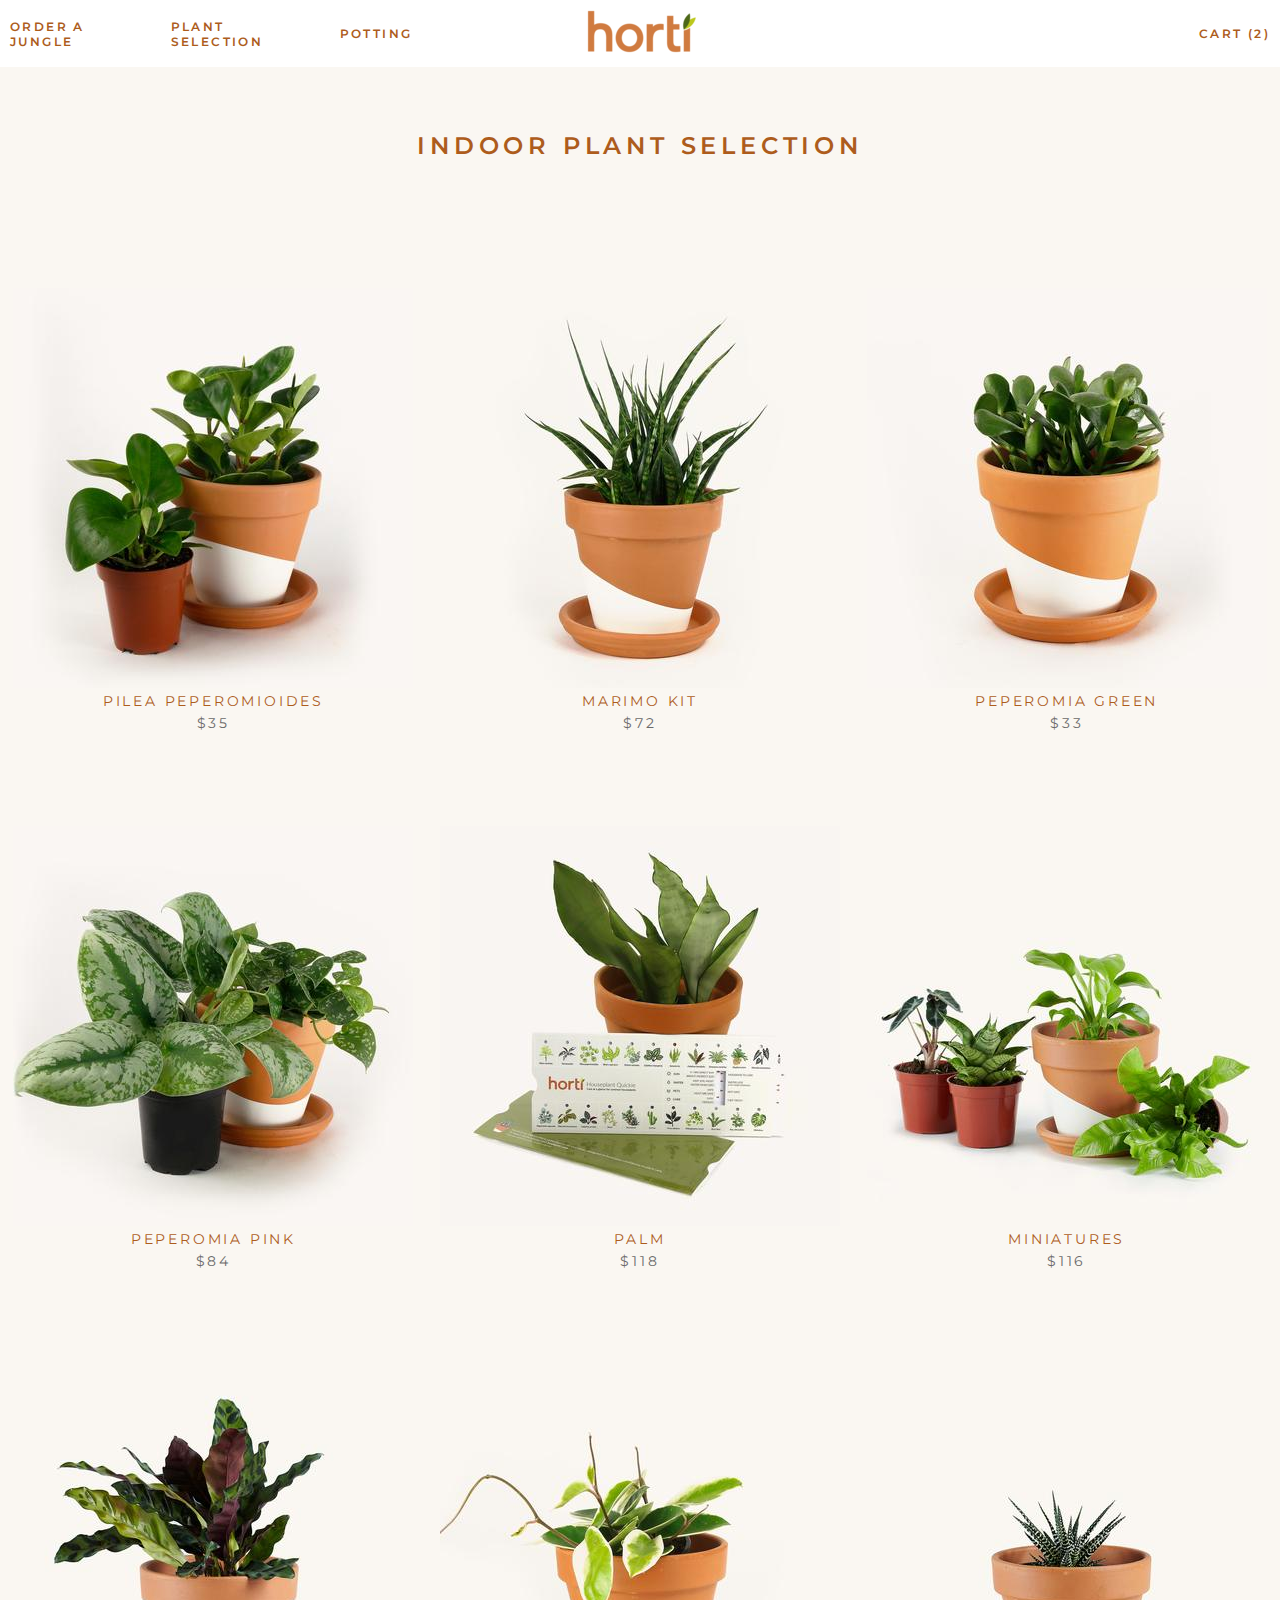
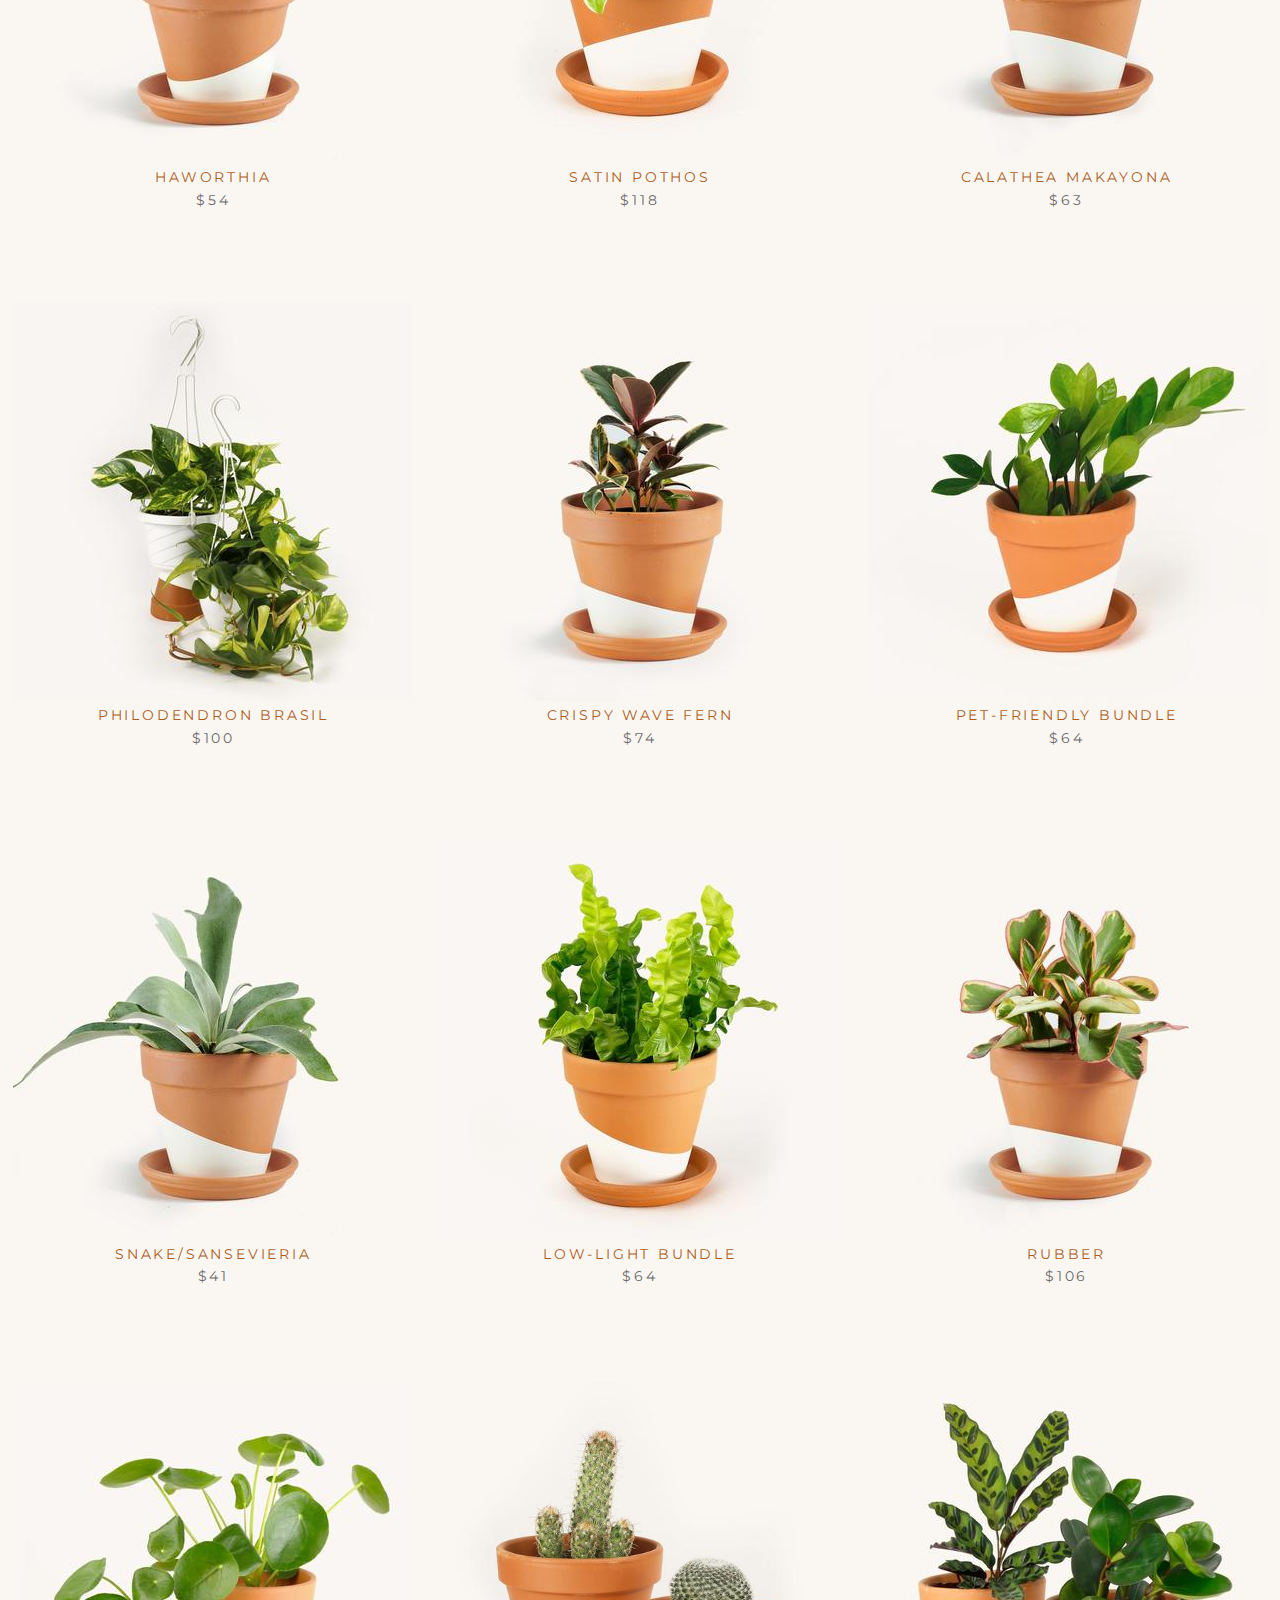
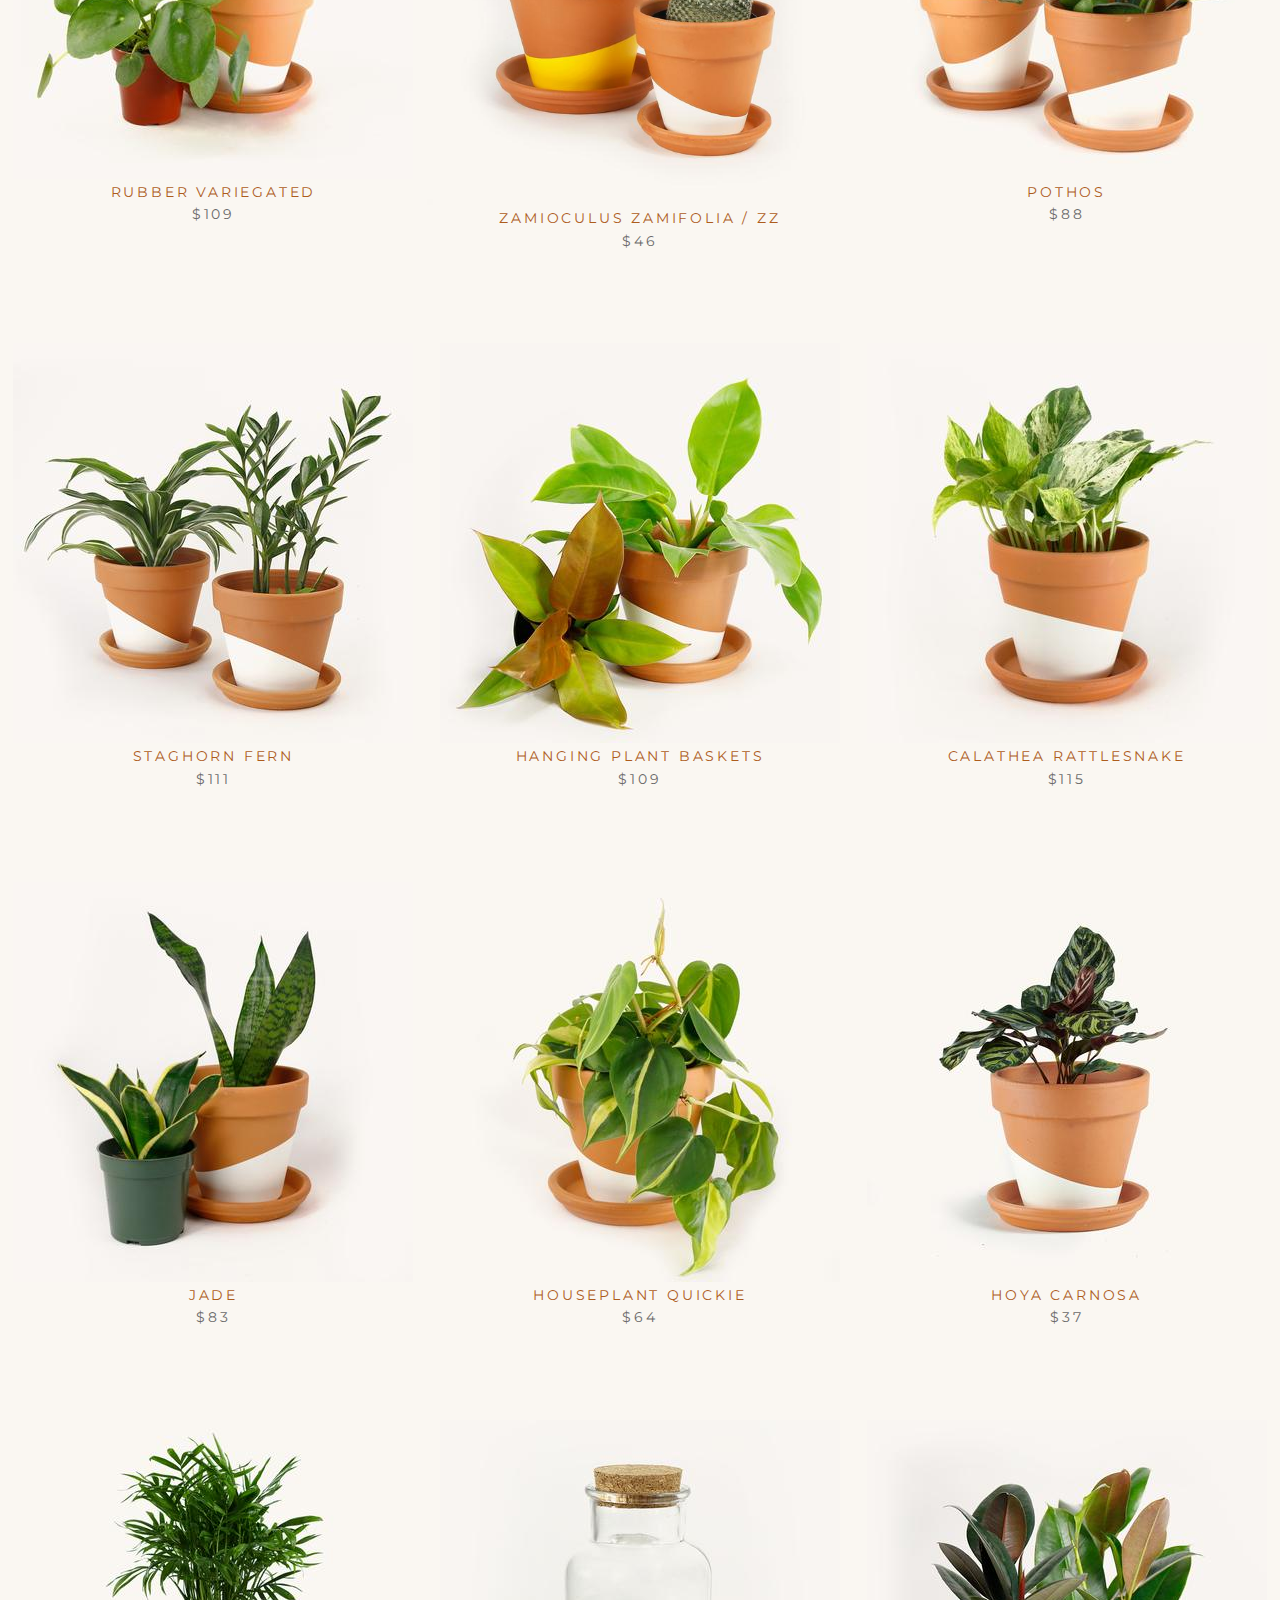
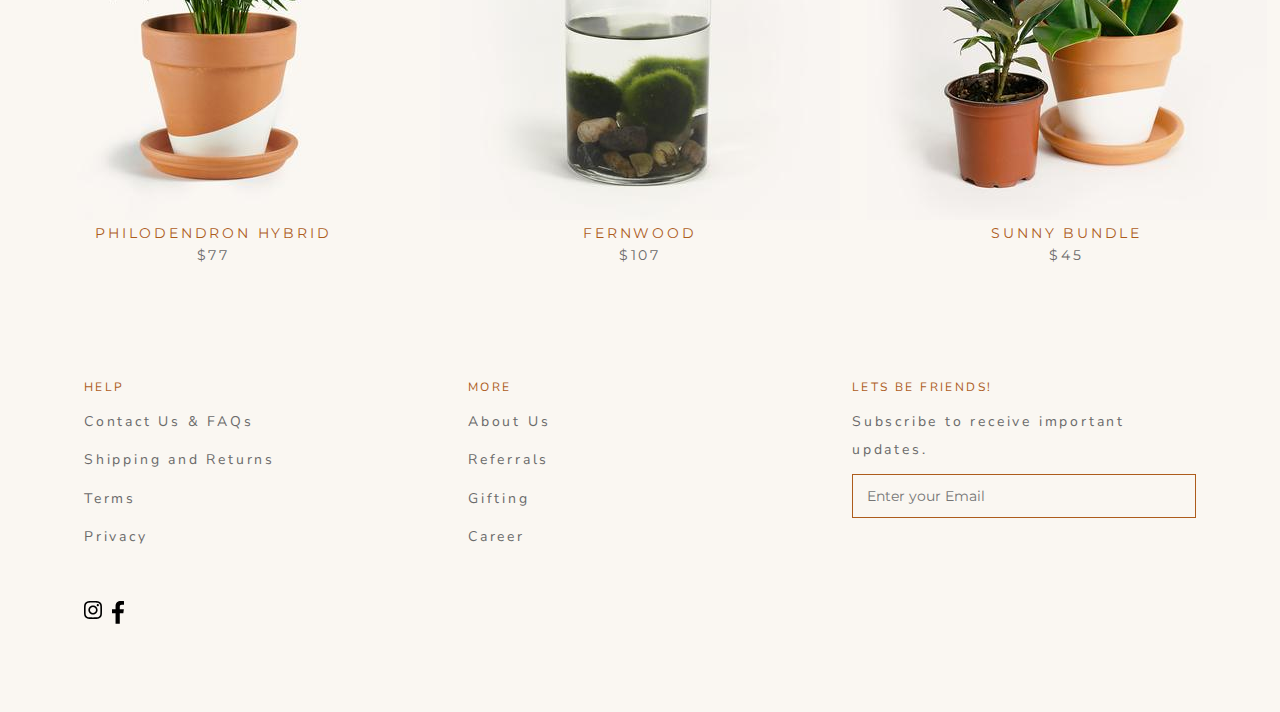
<file: plants.html>
<!DOCTYPE html>
<html lang="en">
  <head>
    <meta charset="UTF-8" />
    <link rel="stylesheet" href="styles.css" />
    <link rel="stylesheet" href="navbar.css" />
    <link rel="stylesheet" href="product.css" />
    <link rel="stylesheet" href="footer.css" />
    <title>JUNGLE</title>
  </head>
  <body>
    <div class="navbar">
      <div class="shop">
        <a class="navitem" href="jungle.html">ORDER A JUNGLE</a>
        <a class="navitem" href="plants.html">PLANT SELECTION</a>
        <a class="navitem" href="potting.html">POTTING</a>
      </div>
      <div class="logo">
        <div>
          <a href="index.html"><img src="images/logo.png" /></a>
        </div>
      </div>
      <div class="shop cart_header">
        <a class="navitem" href="cart.html">CART (2)</a>
      </div>
    </div>

    <div class="page-wrap">
      <div class="jungle">
        <div class="product-heading">INDOOR PLANT SELECTION</div>
        <div class="products">
          <div class="product">
            <a class="product-images" href="details.html"
              ><img class="product-images" src="images/plants/peper1_400x.jpg"
            /></a>
            <div class="productname">PILEA PEPEROMIOIDES</div>
            <div class="product-price">$35</div>
          </div>
          <div class="product">
            <a class="product-images" href="details.html"
              ><img
                class="product-images"
                src="images/plants/snakefernwood_400x.jpg"
            /></a>
            <div class="productname">MARIMO KIT</div>
            <div class="product-price">$72</div>
          </div>
          <div class="product">
            <a class="product-images" href="details.html"
              ><img class="product-images" src="images/plants/jade_400x.jpg"
            /></a>
            <div class="productname">PEPEROMIA GREEN</div>
            <div class="product-price">$33</div>
          </div>
          <div class="product">
            <a class="product-images" href="details.html"
              ><img
                class="product-images"
                src="images/plants/satin_76a81edb-7204-4d2e-83ce-6ccd178a011c_400x.jpg"
            /></a>
            <div class="productname">PEPEROMIA PINK</div>
            <div class="product-price">$84</div>
          </div>
          <div class="product">
            <a class="product-images" href="details.html"
              ><img
                class="product-images"
                src="images/plants/quickie_19bd8b3c-138d-4eef-8d27-8a4ec3cdaaa8_400x.jpg"
            /></a>
            <div class="productname">PALM</div>
            <div class="product-price">$118</div>
          </div>
          <div class="product">
            <a class="product-images" href="details.html"
              ><img
                class="product-images"
                src="images/plants/miniplants_400x.jpg"
            /></a>
            <div class="productname">MINIATURES</div>
            <div class="product-price">$116</div>
          </div>
          <div class="product">
            <a class="product-images" href="details.html"
              ><img
                class="product-images"
                src="images/plants/rattlesnake2_400x.jpg"
            /></a>
            <div class="productname">HAWORTHIA</div>
            <div class="product-price">$54</div>
          </div>
          <div class="product">
            <a class="product-images" href="details.html"
              ><img class="product-images" src="images/plants/Hoya1_400x.jpg"
            /></a>
            <div class="productname">SATIN POTHOS</div>
            <div class="product-price">$118</div>
          </div>
          <div class="product">
            <a class="product-images" href="details.html"
              ><img
                class="product-images"
                src="images/plants/Haworthia2_400x.jpg"
            /></a>
            <div class="productname">CALATHEA MAKAYONA</div>
            <div class="product-price">$63</div>
          </div>
          <div class="product">
            <a class="product-images" href="details.html"
              ><img class="product-images" src="images/plants/HB_1_400x.jpg"
            /></a>
            <div class="productname">PHILODENDRON BRASIL</div>
            <div class="product-price">$100</div>
          </div>
          <div class="product">
            <a class="product-images" href="details.html"
              ><img
                class="product-images"
                src="images/plants/rubber2_4b00aaba-0293-4406-921c-ffaa70495828_400x.jpg"
            /></a>
            <div class="productname">CRISPY WAVE FERN</div>
            <div class="product-price">$74</div>
          </div>
          <div class="product">
            <a class="product-images" href="details.html"
              ><img class="product-images" src="images/plants/zz_400x.jpg"
            /></a>
            <div class="productname">PET-FRIENDLY BUNDLE</div>
            <div class="product-price">$64</div>
          </div>
          <div class="product">
            <a class="product-images" href="details.html"
              ><img
                class="product-images"
                src="images/plants/staghorn_400x.jpg"
            /></a>
            <div class="productname">SNAKE/SANSEVIERIA</div>
            <div class="product-price">$41</div>
          </div>
          <div class="product">
            <a class="product-images" href="details.html"
              ><img class="product-images" src="images/plants/fern_400x.jpg"
            /></a>
            <div class="productname">LOW-LIGHT BUNDLE</div>
            <div class="product-price">$64</div>
          </div>
          <div class="product">
            <a class="product-images" href="details.html"
              ><img class="product-images" src="images/plants/Peppink_400x.jpg"
            /></a>
            <div class="productname">RUBBER</div>
            <div class="product-price">$106</div>
          </div>
          <div class="product">
            <a class="product-images" href="details.html"
              ><img class="product-images" src="images/plants/pilea_400x.jpg"
            /></a>
            <div class="productname">RUBBER VARIEGATED</div>
            <div class="product-price">$109</div>
          </div>
          <div class="product">
            <a class="product-images" href="details.html"
              ><img class="product-images" src="images/plants/sunny1_600x.jpg"
            /></a>
            <div class="productname">ZAMIOCULUS ZAMIFOLIA / ZZ</div>
            <div class="product-price">$46</div>
          </div>
          <div class="product">
            <a class="product-images" href="details.html"
              ><img
                class="product-images"
                src="images/plants/petbundle_400x.jpg"
            /></a>
            <div class="productname">POTHOS</div>
            <div class="product-price">$88</div>
          </div>
          <div class="product">
            <a class="product-images" href="details.html"
              ><img
                class="product-images"
                src="images/plants/bundle_low_400x.jpg"
            /></a>
            <div class="productname">STAGHORN FERN</div>
            <div class="product-price">$111</div>
          </div>
          <div class="product">
            <a class="product-images" href="details.html"
              ><img
                class="product-images"
                src="images/plants/philo_imperial_400x.jpg"
            /></a>
            <div class="productname">HANGING PLANT BASKETS</div>
            <div class="product-price">$109</div>
          </div>
          <div class="product">
            <a class="product-images" href="details.html"
              ><img class="product-images" src="images/plants/pothos_400x.jpg"
            /></a>
            <div class="productname">CALATHEA RATTLESNAKE</div>
            <div class="product-price">$115</div>
          </div>
          <div class="product">
            <a class="product-images" href="details.html"
              ><img class="product-images" src="images/plants/snake_400x.jpg"
            /></a>
            <div class="productname">JADE</div>
            <div class="product-price">$83</div>
          </div>
          <div class="product">
            <a class="product-images" href="details.html"
              ><img class="product-images" src="images/plants/brasil_400x.jpg"
            /></a>
            <div class="productname">HOUSEPLANT QUICKIE</div>
            <div class="product-price">$64</div>
          </div>
          <div class="product">
            <a class="product-images" href="details.html"
              ><img
                class="product-images"
                src="images/plants/calathea_maka_400x.jpg"
            /></a>
            <div class="productname">HOYA CARNOSA</div>
            <div class="product-price">$37</div>
          </div>
          <div class="product">
            <a class="product-images" href="details.html"
              ><img class="product-images" src="images/plants/palm_400x.jpg"
            /></a>
            <div class="productname">PHILODENDRON HYBRID</div>
            <div class="product-price">$77</div>
          </div>
          <div class="product">
            <a class="product-images" href="details.html"
              ><img class="product-images" src="images/plants/marimo1_400x.jpg"
            /></a>
            <div class="productname">FERNWOOD</div>
            <div class="product-price">$107</div>
          </div>
          <div class="product">
            <a class="product-images" href="details.html"
              ><img class="product-images" src="images/plants/rubber_400x.jpg"
            /></a>
            <div class="productname">SUNNY BUNDLE</div>
            <div class="product-price">$45</div>
          </div>
        </div>
      </div>
    </div>
    <div class="footer-wrap">
      <div class="links">
        <div class="items">
          <div class="footer-heading">HELP</div>
          <div class="footer-name">Contact Us & FAQs</div>
          <div class="footer-name">Shipping and Returns</div>
          <div class="footer-name">Terms</div>
          <div class="footer-name">Privacy</div>
        </div>
        <div class="items">
          <div class="footer-heading">MORE</div>
          <div class="footer-name">About Us</div>
          <div class="footer-name">Referrals</div>
          <div class="footer-name">Gifting</div>
          <div class="footer-name">Career</div>
        </div>
        <div class="items">
          <div class="footer-heading">LETS BE FRIENDS!</div>
          <div class="footer-name">Subscribe to receive important updates.</div>
          <input type="email" placeholder="Enter your Email" class="Form__Input" />
        </div>
      </div>
      <div class="social">
        <div class="icons">
          <div class="icon">
            <svg
              class="svg-icon icon-insta"
              role="presentation"
              viewBox="0 0 32 32"
            >
              <path
                d="M15.994 2.886c4.273 0 4.775.019 6.464.095 1.562.07 2.406.33 2.971.552.749.292 1.283.635 1.841 1.194s.908 1.092 1.194 1.841c.216.565.483 1.41.552 2.971.076 1.689.095 2.19.095 6.464s-.019 4.775-.095 6.464c-.07 1.562-.33 2.406-.552 2.971-.292.749-.635 1.283-1.194 1.841s-1.092.908-1.841 1.194c-.565.216-1.41.483-2.971.552-1.689.076-2.19.095-6.464.095s-4.775-.019-6.464-.095c-1.562-.07-2.406-.33-2.971-.552-.749-.292-1.283-.635-1.841-1.194s-.908-1.092-1.194-1.841c-.216-.565-.483-1.41-.552-2.971-.076-1.689-.095-2.19-.095-6.464s.019-4.775.095-6.464c.07-1.562.33-2.406.552-2.971.292-.749.635-1.283 1.194-1.841s1.092-.908 1.841-1.194c.565-.216 1.41-.483 2.971-.552 1.689-.083 2.19-.095 6.464-.095zm0-2.883c-4.343 0-4.889.019-6.597.095-1.702.076-2.864.349-3.879.743-1.054.406-1.943.959-2.832 1.848S1.251 4.473.838 5.521C.444 6.537.171 7.699.095 9.407.019 11.109 0 11.655 0 15.997s.019 4.889.095 6.597c.076 1.702.349 2.864.743 3.886.406 1.054.959 1.943 1.848 2.832s1.784 1.435 2.832 1.848c1.016.394 2.178.667 3.886.743s2.248.095 6.597.095 4.889-.019 6.597-.095c1.702-.076 2.864-.349 3.886-.743 1.054-.406 1.943-.959 2.832-1.848s1.435-1.784 1.848-2.832c.394-1.016.667-2.178.743-3.886s.095-2.248.095-6.597-.019-4.889-.095-6.597c-.076-1.702-.349-2.864-.743-3.886-.406-1.054-.959-1.943-1.848-2.832S27.532 1.247 26.484.834C25.468.44 24.306.167 22.598.091c-1.714-.07-2.26-.089-6.603-.089zm0 7.778c-4.533 0-8.216 3.676-8.216 8.216s3.683 8.216 8.216 8.216 8.216-3.683 8.216-8.216-3.683-8.216-8.216-8.216zm0 13.549c-2.946 0-5.333-2.387-5.333-5.333s2.387-5.333 5.333-5.333 5.333 2.387 5.333 5.333-2.387 5.333-5.333 5.333zM26.451 7.457c0 1.059-.858 1.917-1.917 1.917s-1.917-.858-1.917-1.917c0-1.059.858-1.917 1.917-1.917s1.917.858 1.917 1.917z"
              ></path>
            </svg>
          </div>
          <div class="icon-facebook">
            <svg class="svg-icon Icon--facebook" viewBox="0 0 9 17">
              <path
                d="M5.842 17V9.246h2.653l.398-3.023h-3.05v-1.93c0-.874.246-1.47 1.526-1.47H9V.118C8.718.082 7.75 0 6.623 0 4.27 0 2.66 1.408 2.66 3.994v2.23H0v3.022h2.66V17h3.182z"
              ></path>
            </svg>
          </div>
        </div>
      </div>
    </div>
  </body>
</html>
</file>
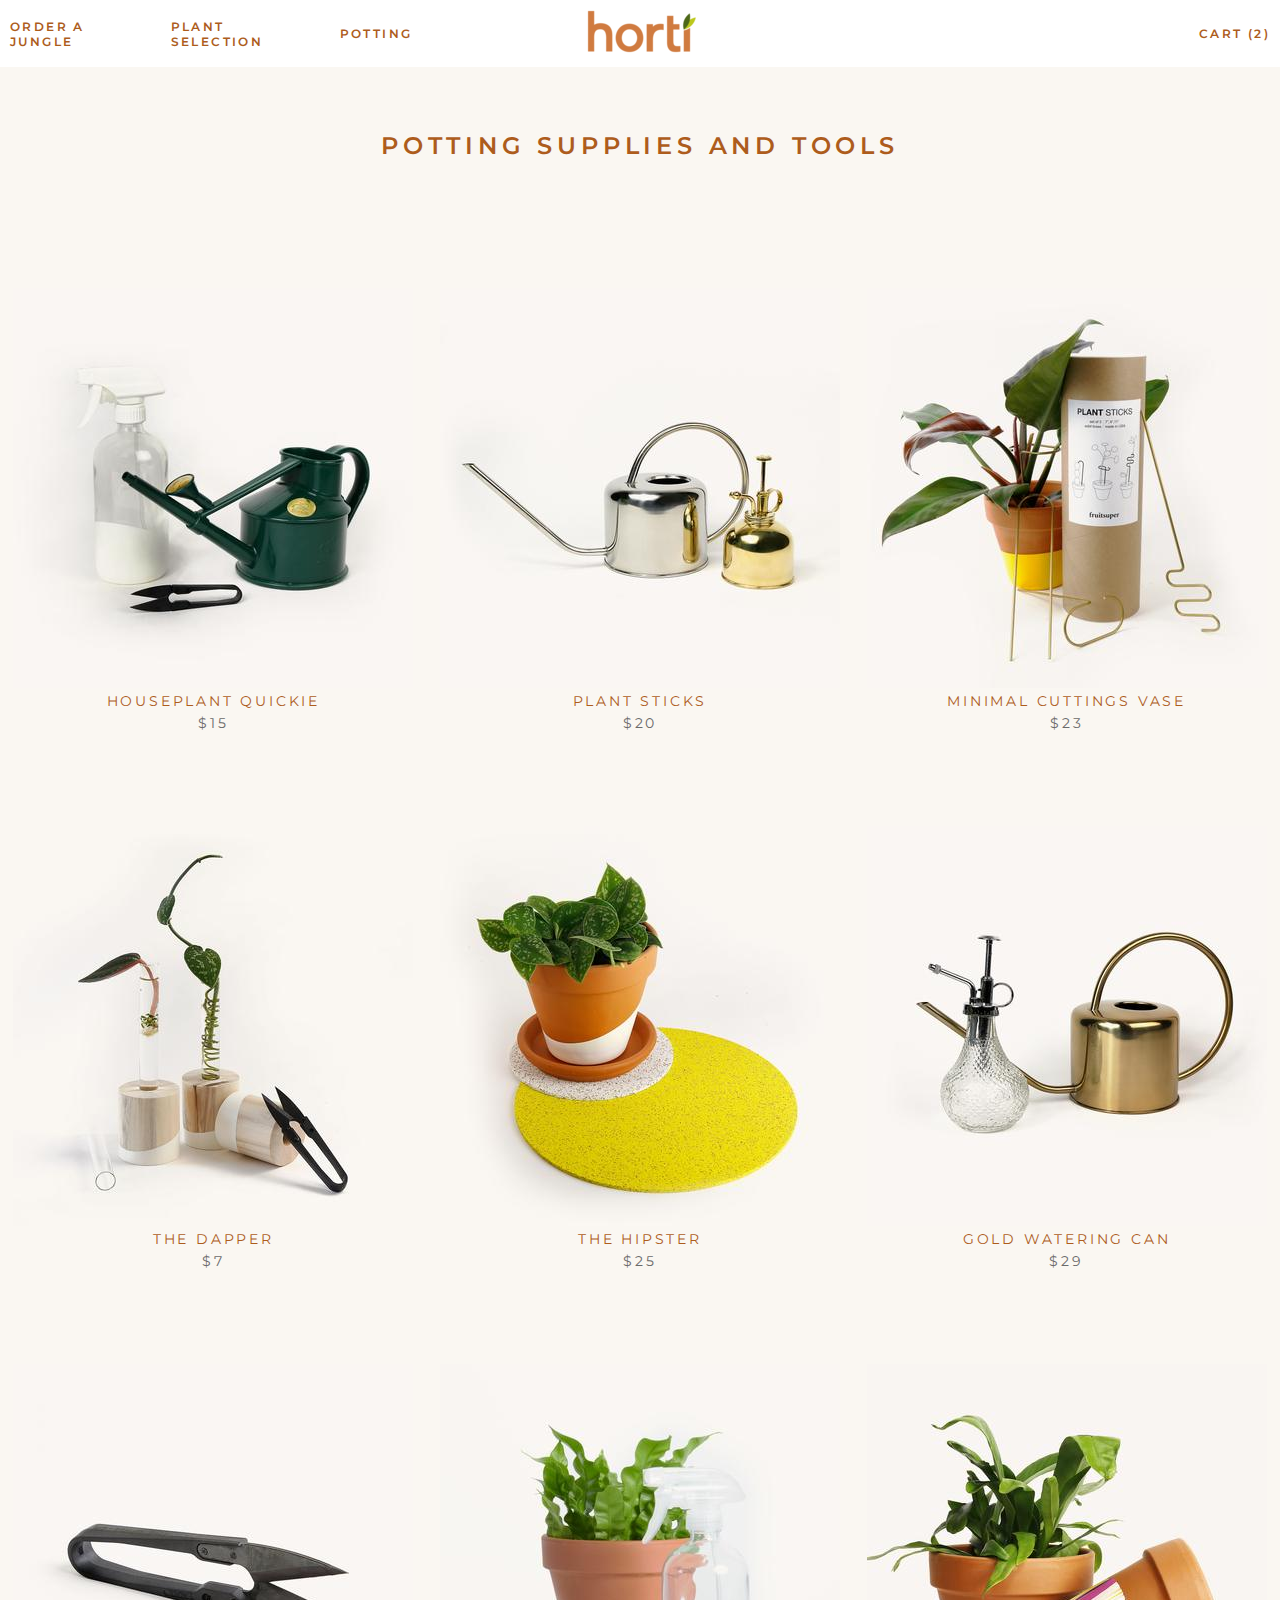
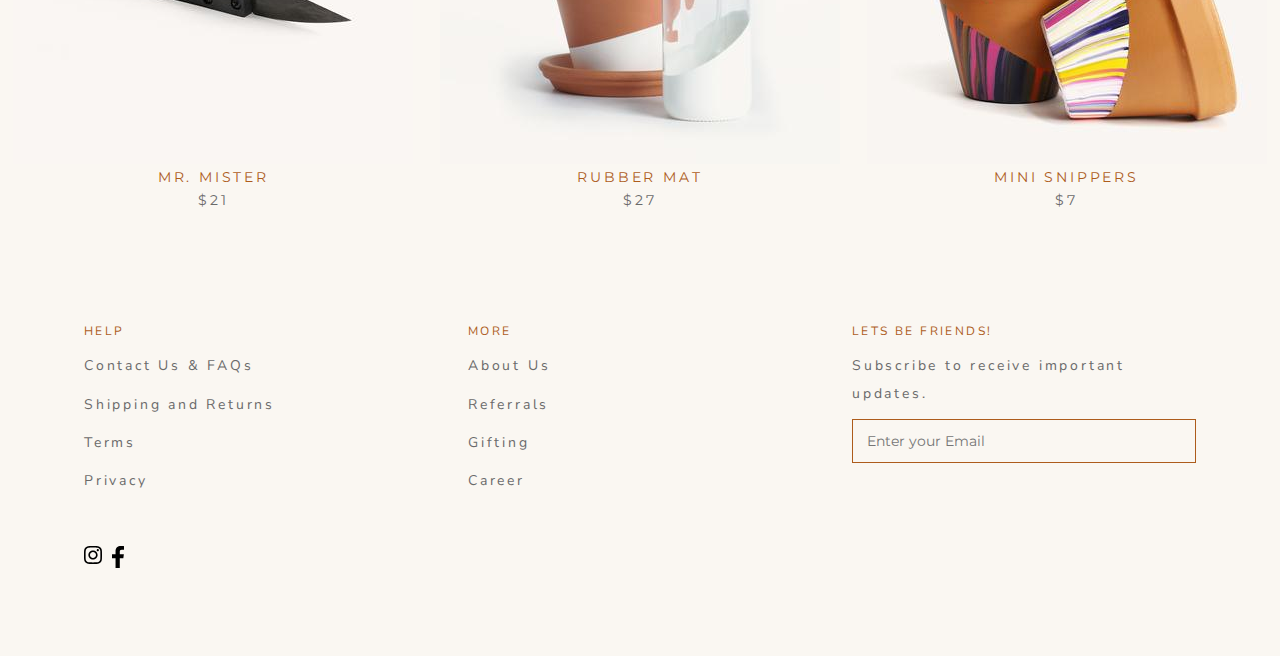
<file: potting.html>
<!DOCTYPE html>
<html lang="en">
  <head>
    <meta charset="UTF-8" />
    <link rel="stylesheet" href="styles.css" />
    <link rel="stylesheet" href="navbar.css" />
    <link rel="stylesheet" href="product.css" />
    <link rel="stylesheet" href="footer.css" />
    <title>JUNGLE</title>
  </head>
  <body>
    <div class="navbar">
      <div class="shop">
        <a class="navitem" href="jungle.html">ORDER A JUNGLE</a>
        <a class="navitem" href="plants.html">PLANT SELECTION</a>
        <a class="navitem" href="potting.html">POTTING</a>
      </div>
      <div class="logo">
        <div>
          <a href="index.html"><img src="images/logo.png" /></a>
        </div>
      </div>
      <div class="shop cart_header">
        <a class="navitem" href="cart.html">CART (2)</a>
      </div>
    </div>
    <div class="page-wrap">
      <div class="jungle">
        <div class="product-heading">POTTING SUPPLIES AND TOOLS</div>
        <div class="products">
          <div class="product">
            <a class="product-images" href="details.html">
              <img
                class="product-images"
                src="images/potting/hipster_7eb64c5d-ef9e-43d3-9a59-05d0da3abd5b_400x.jpg"
              />
            </a>
            <div class="productname">HOUSEPLANT QUICKIE</div>
            <div class="product-price">$15</div>
          </div>
          <div class="product">
            <a class="product-images" href="details.html">
              <img
                class="product-images"
                src="images/potting/dapper_400x.jpg"
              />
            </a>
            <div class="productname">PLANT STICKS</div>
            <div class="product-price">$20</div>
          </div>
          <div class="product">
            <a class="product-images" href="details.html">
              <img
                class="product-images"
                src="images/potting/plantstick_400x.jpg"
              />
            </a>
            <div class="productname">MINIMAL CUTTINGS VASE</div>
            <div class="product-price">$23</div>
          </div>
          <div class="product">
            <a class="product-images" href="details.html">
              <img
                class="product-images"
                src="images/potting/cuttings_1_3d91c583-bf96-4db2-804a-29a15ae9781c_400x.jpg"
              />
            </a>
            <div class="productname">THE DAPPER</div>
            <div class="product-price">$7</div>
          </div>
          <div class="product">
            <a class="product-images" href="details.html">
              <img
                class="product-images"
                src="images/potting/rubber3_400x.jpg"
              />
            </a>
            <div class="productname">THE HIPSTER</div>
            <div class="product-price">$25</div>
          </div>
          <div class="product">
            <a class="product-images" href="details.html">
              <img
                class="product-images"
                src="images/potting/oldfashioned_400x.jpg"
              />
            </a>
            <div class="productname">GOLD WATERING CAN</div>
            <div class="product-price">$29</div>
          </div>
          <div class="product">
            <a class="product-images" href="details.html">
              <img
                class="product-images"
                src="images/potting/snipper_400x.jpg"
              />
            </a>
            <div class="productname">MR. MISTER</div>
            <div class="product-price">$21</div>
          </div>
          <div class="product">
            <a class="product-images" href="details.html">
              <img
                class="product-images"
                src="images/potting/mrmister_clear_400x.jpg"
              />
            </a>
            <div class="productname">RUBBER MAT</div>
            <div class="product-price">$27</div>
          </div>
          <div class="product">
            <a class="product-images" href="details.html">
              <img
                class="product-images"
                src="images/potting/vibrat3_400x.jpg"
              />
            </a>
            <div class="productname">MINI SNIPPERS</div>
            <div class="product-price">$7</div>
          </div>
        </div>
      </div>
    </div>
    <div class="footer-wrap">
      <div class="links">
        <div class="items">
          <div class="footer-heading">HELP</div>
          <div class="footer-name">Contact Us & FAQs</div>
          <div class="footer-name">Shipping and Returns</div>
          <div class="footer-name">Terms</div>
          <div class="footer-name">Privacy</div>
        </div>
        <div class="items">
          <div class="footer-heading">MORE</div>
          <div class="footer-name">About Us</div>
          <div class="footer-name">Referrals</div>
          <div class="footer-name">Gifting</div>
          <div class="footer-name">Career</div>
        </div>
        <div class="items">
          <div class="footer-heading">LETS BE FRIENDS!</div>
          <div class="footer-name">Subscribe to receive important updates.</div>
          <input
            type="email"
            placeholder="Enter your Email"
            class="Form__Input"
          />
        </div>
      </div>
      <div class="social">
        <div class="icons">
          <div class="icon">
            <svg
              class="svg-icon icon-insta"
              role="presentation"
              viewBox="0 0 32 32"
            >
              <path
                d="M15.994 2.886c4.273 0 4.775.019 6.464.095 1.562.07 2.406.33 2.971.552.749.292 1.283.635 1.841 1.194s.908 1.092 1.194 1.841c.216.565.483 1.41.552 2.971.076 1.689.095 2.19.095 6.464s-.019 4.775-.095 6.464c-.07 1.562-.33 2.406-.552 2.971-.292.749-.635 1.283-1.194 1.841s-1.092.908-1.841 1.194c-.565.216-1.41.483-2.971.552-1.689.076-2.19.095-6.464.095s-4.775-.019-6.464-.095c-1.562-.07-2.406-.33-2.971-.552-.749-.292-1.283-.635-1.841-1.194s-.908-1.092-1.194-1.841c-.216-.565-.483-1.41-.552-2.971-.076-1.689-.095-2.19-.095-6.464s.019-4.775.095-6.464c.07-1.562.33-2.406.552-2.971.292-.749.635-1.283 1.194-1.841s1.092-.908 1.841-1.194c.565-.216 1.41-.483 2.971-.552 1.689-.083 2.19-.095 6.464-.095zm0-2.883c-4.343 0-4.889.019-6.597.095-1.702.076-2.864.349-3.879.743-1.054.406-1.943.959-2.832 1.848S1.251 4.473.838 5.521C.444 6.537.171 7.699.095 9.407.019 11.109 0 11.655 0 15.997s.019 4.889.095 6.597c.076 1.702.349 2.864.743 3.886.406 1.054.959 1.943 1.848 2.832s1.784 1.435 2.832 1.848c1.016.394 2.178.667 3.886.743s2.248.095 6.597.095 4.889-.019 6.597-.095c1.702-.076 2.864-.349 3.886-.743 1.054-.406 1.943-.959 2.832-1.848s1.435-1.784 1.848-2.832c.394-1.016.667-2.178.743-3.886s.095-2.248.095-6.597-.019-4.889-.095-6.597c-.076-1.702-.349-2.864-.743-3.886-.406-1.054-.959-1.943-1.848-2.832S27.532 1.247 26.484.834C25.468.44 24.306.167 22.598.091c-1.714-.07-2.26-.089-6.603-.089zm0 7.778c-4.533 0-8.216 3.676-8.216 8.216s3.683 8.216 8.216 8.216 8.216-3.683 8.216-8.216-3.683-8.216-8.216-8.216zm0 13.549c-2.946 0-5.333-2.387-5.333-5.333s2.387-5.333 5.333-5.333 5.333 2.387 5.333 5.333-2.387 5.333-5.333 5.333zM26.451 7.457c0 1.059-.858 1.917-1.917 1.917s-1.917-.858-1.917-1.917c0-1.059.858-1.917 1.917-1.917s1.917.858 1.917 1.917z"
              ></path>
            </svg>
          </div>
          <div class="icon-facebook">
            <svg class="svg-icon Icon--facebook" viewBox="0 0 9 17">
              <path
                d="M5.842 17V9.246h2.653l.398-3.023h-3.05v-1.93c0-.874.246-1.47 1.526-1.47H9V.118C8.718.082 7.75 0 6.623 0 4.27 0 2.66 1.408 2.66 3.994v2.23H0v3.022h2.66V17h3.182z"
              ></path>
            </svg>
          </div>
        </div>
      </div>
    </div>
  </body>
</html>
</file>
<file: styles.css>
@import url("https://fonts.googleapis.com/css?family=Montserrat");
@import url("https://fonts.googleapis.com/css?family=Nunito+Sans");
body {
  background-color: #faf7f2;
}
* {
  font-family: "Montserrat", sans-serif;
  color: #ad5c1c;
  letter-spacing: 0.2em;
  margin: 0;
  font-size: 14px;
}
*,
::after,
::before {
  box-sizing: border-box !important;
}

.banner {
  display: block;
  width: 100%;
}
.menu {
  width: 33.333333%;
  display: block;
}
.visit {
  display: flex;
  justify-content: space-around;
  padding: 2%;
  flex: 1 1 auto;
  flex-wrap: wrap;
}
.visit-wrapper {
  display: flex;
  justify-content: center;
  width: 70%;
  /* padding: 20px; */
}
.visitimage {
  width: auto;
  max-width: 100%;
  display: flex;
  flex-basis: 70%;
}
.visit-content {
  display: flex;
  flex-direction: column;
  flex-wrap: wrap;
  justify-content: space-around;
  flex-basis: 30%;
  max-width: 30%;
  max-height: 100%;
  padding: 2%;
  background-color: #ffffff;
  position: relative;
}
.visit-content > * {
  /* padding-bottom: 5px; */
  color: black;
}
.category {
  display: flex;
  width: 100%;
  flex-wrap: wrap;
  flex: 1 1 auto;
  justify-content: space-around;
  background-color: white;
}
.image_shop {
  max-width: 100%;
  display: block;
}
.Button {
  padding: 14px 28px;
  line-height: normal;
  border: 1px solid transparent;
  border-radius: 0;
  text-transform: uppercase;
  font-size: 12px;
  text-align: center;
  letter-spacing: 0.2em;
  font-weight: 500;
  font-style: normal;
  background-color: transparent;
  cursor: pointer;
  border-color: #ad5c1c;
  width: 100%;
  display: flex;
  display: -webkit-box;
  display: -ms-flexbox;
  align-items: center;
  justify-content: center;
  background-color: #ad5c1c;
  transition-duration: 0.6s;
  color: white;
}
.Button:hover {
  color: #ad5c1c;
  background-color: white;
}
.home-category {
  flex-basis: 30%;
  margin: 20px;
  background-color: white;
}
.image-shop {
  max-width: 100%;
}
.category-text {
  margin: 10px;
  font-size: 24px;
}
.category-content {
  padding: 10%;
}
.svg-icon {
  fill: black;
  cursor: pointer;
}
.svg-icon:hover {
  fill: currentColor;
}
select,
input {
  letter-spacing: normal;
  word-spacing: normal;
  text-transform: none;
  text-indent: 0px;
  text-shadow: none;
  display: inline-block;
  text-align: start;
  margin: 0em;
  border-width: 1px;
}
@media only screen and (max-width: 768px) {
  .category {
    width: 100%;
  }
  .home-category {
    flex-basis: 100%;
  }
  .visit-wrapper {
    width: 90%;
  }
}

@media only screen and (max-width: 320px) {
  .category {
    width: 100%;
  }
  .home-category {
    flex-basis: 100%;
  }

  .category-text {
    font-size: 18px;
  }
}
</file>
<file: navbar.css>
.navbar {
  display: flex;
  background-color: white;
  justify-content: space-between;
  align-items: center;
  position: sticky;
  flex-wrap: wrap-reverse;
  top: 0;
  width: 100%;
  z-index: 100;
}
.shop,
.logo,
.cart_header {
  flex-basis: 33%;
}

.shop {
  display: flex;
  justify-content: space-evenly;
  align-items: center;
}
.logo {
  display: flex;
  justify-content: center;
}
.navitem {
  text-decoration: none;
  font-weight: 600;
  font-size: 12px;
  font-style: normal;
  margin: 10px;
}
.cart_header {
  display: flex;
  justify-content: flex-end;
}
.cart_header,
.shop {
  width: 33.3333%;
}

@media only screen and (max-width: 768px) {
  .shop {
    flex-basis: 100%;
  }
  .logo,
  .cart_header {
    flex-basis: 50%;
    padding: 20px;
    justify-content: center;
  }
}

@media only screen and (max-width: 320px) {
  .shop {
    flex-basis: 100%;
  }
  .logo,
  .cart_header {
    flex-basis: 20%;
    padding: none;
    justify-content: center;
  }
}
</file>
<file: footer.css>
.footer-wrap {
  display: flex;
  flex-direction: column;
  padding: 5%;
}

.links {
  display: flex;
  justify-content: space-between;
  width: 100%;
  flex-wrap: wrap;
}

.items {
  flex-basis: 33.33333%;
  display: flex;
  align-items: flex-start;
  flex-direction: column;
  padding: 20px;
}

.footer-name {
  font-family: "Nunito Sans", sans-serif;
  width: 100%;
  font-size: 14px;
  font-weight: 400;
  font-style: normal;
  color: #6a6a6a;
  line-height: 2;
  padding-bottom: 3%;
}

.footer-heading {
  color: #ad5c1c;
  font-family: "Nunito Sans", sans-serif;
  width: 100%;
  font-size: 12px;
  font-weight: 400;
  font-style: normal;
  /* color: #6a6a6a; */
  line-height: 1.65;
  padding-bottom: 3%;
}

.icon {
  max-width: 18px;
  margin-right: 10px;
}
.icon-facebook {
  max-width: 12px;
}
.icons {
  display: flex;
  justify-content: flex-start;
  width: 100%;
  padding: 20px;
}
.svg-icon {
  width: 100%;
}

.Form__Input,
.Form__Input:focus {
  display: block;
  padding: 12px 14px;
  width: 100%;
  resize: none;
  display: block;
  letter-spacing: normal;
  background: transparent;
  border: 1px solid #ad5c1c;
  border-radius: 0;
  -webkit-transition: border-color 0.1s ease-in-out;
  transition: border-color 0.1s ease-in-out;
  outline-style: hidden;
}

.Form__Input:focus {
  border: 1px solid black;
}

@media only screen and (max-width: 768px) {
  .items {
    flex-basis: 50%;
  }
}

@media only screen and (max-width: 320px) {
 .items {
   flex-basis: 100%;
 }
}
</file>
<file: cart.css>
.cart {
  display: flex;
  flex-direction: column;
  flex: 1 1 auto;
  background-color: #faf7f2;
  margin: 0 10%;
}
.cart-heading {
  display: flex;
  justify-content: center;
  padding: 3%;
}
.table-heading {
  display: flex;
  justify-content: space-around;
  border-bottom: 1px solid rgb(139, 139, 139);
  padding-bottom: 20px;
}
.cart-subhead {
  font-size: 11px;
  color: #6a6a6a;
  font-weight: 600;
}
.line {
  display: flex;
  justify-content: center;
  /* width: 60%; */
  align-items: center;
  padding: 0 2% 0 2%;
}
.cart-item {
  display: flex;
  max-width: 100%;
  justify-content: space-between;
  margin-bottom: 10px;
}
.cart-item-last {
  border-bottom: 1px solid #6a6a6a;
}

.item-image {
  max-width: 10%;
  flex-basis: 10%;
}
.display-image {
  display: block;
  width: 100%;
  padding: 2% 0;
}
.item-desc {
  display: flex;
  justify-content: center;
  align-items: flex-start;
  flex-direction: column;
  flex-basis: 50%;
}
.quant-list-cart {
  display: flex;
  justify-content: center;
  align-items: center;
  flex-basis: 30%;
}
.quantity-select {
  max-width: 50%;
}
.item-price {
  display: flex;
  justify-content: center;
  align-items: center;
  flex-basis: 10%;
}
.total {
  display: flex;
  justify-content: flex-end;
  margin: 5%;
  padding-right: 7%;
}
.item-text {
  margin-top: 0.45em;
  color: #6a6a6a;
}
.checkout-details {
  display: flex;
  flex-direction: column;
  align-items: flex-end;
}
.checkout-details > * {
  width: 20%;
  margin: 10px;
}
@media only screen and (max-width: 768px) {
  .item-price {
    font-size: 10px;
    flex-basis: 5%;
  }
  .cart {
    margin: 10px;
  }
  .item-name,
  .item-text {
    font-size: 10px;
  }
  .total {
    font-size: 12px;
  }
  .cart-item {
    margin-bottom: 20px;
  }

  .checkout-details {
    align-items: center;
  }
  .checkout-details > * {
    width: 90%;
    margin: 10px;
  }
}

@media only screen and (max-width: 320px) {
  .item-price {
    font-size: 10px;
    flex-basis: 5%;
  }
  .cart {
    margin: 10px;
  }
  .item-name,
  .item-text {
    font-size: 10px;
  }
  .total {
    font-size: 12px;
  }
  .cart-item {
    margin-bottom: 20px;
  }
  .checkout-details {
    align-items: center;
  }
  .checkout-details > * {
    width: 90%;
    margin: 10px;
  }
}
</file>
<file: checkout.css>
.header {
  color: black;
  font-weight: 600;
  margin: 5px;
}
.checkout-page {
  display: flex;
  flex-wrap: wrap;
  flex: 1 1 auto;
}
.checkout-form {
  display: flex;
  flex-direction: column;
  align-items: center;
  margin: 20px;
}
.checkout-form {
  flex-basis: 60%;
}
.checkout-data {
  margin: 20px;
  max-height: 100px;
  max-width: 50%;
  background-color: white;
}
.checkout-data > * {
  margin: 10px;
}

.info {
  display: flex;
  flex-direction: column;
}

.name-inputs {
  display: flex;
  justify-content: space-between;
}
.checkout-input {
  margin: 5px;
}

@media only screen and (max-width: 1200px) {
  .checkout-form,
  .checkout-data {
    flex-basis: 100%;
  }
  .checkout-page {
    justify-content: center;
  }
}
@media only screen and (max-width: 768px) {
  .checkout-form,
  .checkout-data {
    flex-basis: 100%;
  }
  .checkout-data {
    max-width: 80%;
  }
  .checkout-page {
    justify-content: center;
  }
}

@media only screen and (max-width: 400px) {
  .checkout-form,
  .checkout-data {
    flex-basis: 100%;
  }
  .checkout-data {
    max-width: 100%;
  }
  .checkout-page {
    justify-content: center;
  }
}
</file>
<file: details.css>
.single-product {
  display: flex;
  justify-content: space-between;
  background-color: #faf7f2;
  flex: 1 1 auto;
  flex-wrap: wrap;
  /* padding-right: 2%; */
}
.details-image {
  display: block;
  width: auto;
  max-width: 100%;
}
.image-wrap {
  /* max-width: 60%; */
  flex-basis: 60%;
}
.single-content {
  /* padding-right: 2%; */
  display: flex;
  align-items: flex-start;
  flex-direction: column;
  line-height: 1.65;
  flex-basis: 30%;
  margin: 10px;
}

.details-heading {
  font-size: 18px;
  padding: 20% 0 4% 0;
}
.details-price {
  font-size: 15px;
  color: #6a6a6a;
  padding-bottom: 10%;
}
.word {
  font-family: "Nunito sans", "sans-serif";
  font-size: 14px;
  color: #1c1b1b;
  font-weight: 400;
}

.details-button {
  display: block;
  border: 1px solid black;
  background-color: #ad5c1c;
  align-items: center;
  width: 70%;
  height: 5%;
  color: #f9f6f2;
  font-size: 12px;
}
.description {
  padding: 2% 0;
}

button:disabled,
button[disabled] {
  visibility: hidden;
}

.Button_Secondary {
  background-color: var(--secondary-color);
  border-color: var(--secondary-color);
}

.Button_Secondary:hover {
  color: var(--secondary-color);
}
.quant-list {
  font-size: 12px;
  width: 100%;
  outline-style: none;
  margin: 0 0 20% 0;
}
.category {
  width: 50%;
}
@media only screen and (max-width: 768px) {
  .image-wrap {
    flex-basis: 100%;
  }
  .single-content {
    flex-basis: 100%;
    align-items: center;
  }
  .details-heading {
    padding: 0;
  }
}

@media only screen and (max-width: 320px) {
  .image-wrap {
    flex-basis: 100%;
  }
  .single-content {
    flex-basis: 100%;
    align-items: center;
  }
}
</file>
<file: product.css>
.page-wrap {
  background-color: #faf7f2;
}
.product-heading {
  display: flex;
  justify-content: center;
  font-size: 24px;
  font-weight: 600;
  padding: 5% 0;
}

.product-images {
  max-width: 100%;
}
.products {
  display: flex;
  justify-content: space-around;
  flex-wrap: wrap;
  flex: 1 1 auto;
  /* border: 1px solid blue; */
}

.product {
  flex-basis: 33.33333%;
  display: flex;
  align-items: center;
  flex-direction: column;
  padding-bottom: 2%;
  padding-top: 5%;
  /* flex-basis: 1 1 auto; */
}
.product-images {
  max-width: 100%;
}
.price {
  font-size: 15px;
  color: #6a6a6a;
  padding-bottom: 10%;
  padding: 1%;
}
.product-price {
  padding: 1%;
  color: #6a6a6a;
}

@media only screen and (max-width: 768px) {
  .product {
    flex-basis: 50%;
  }
  .product-heading {
    font-size: 18px;
  }
}

@media only screen and (max-width: 400px) {
  .product {
    flex-basis: 100%;
  }
  .product-heading {
    font-size: 14px;
  }
}
</file>
